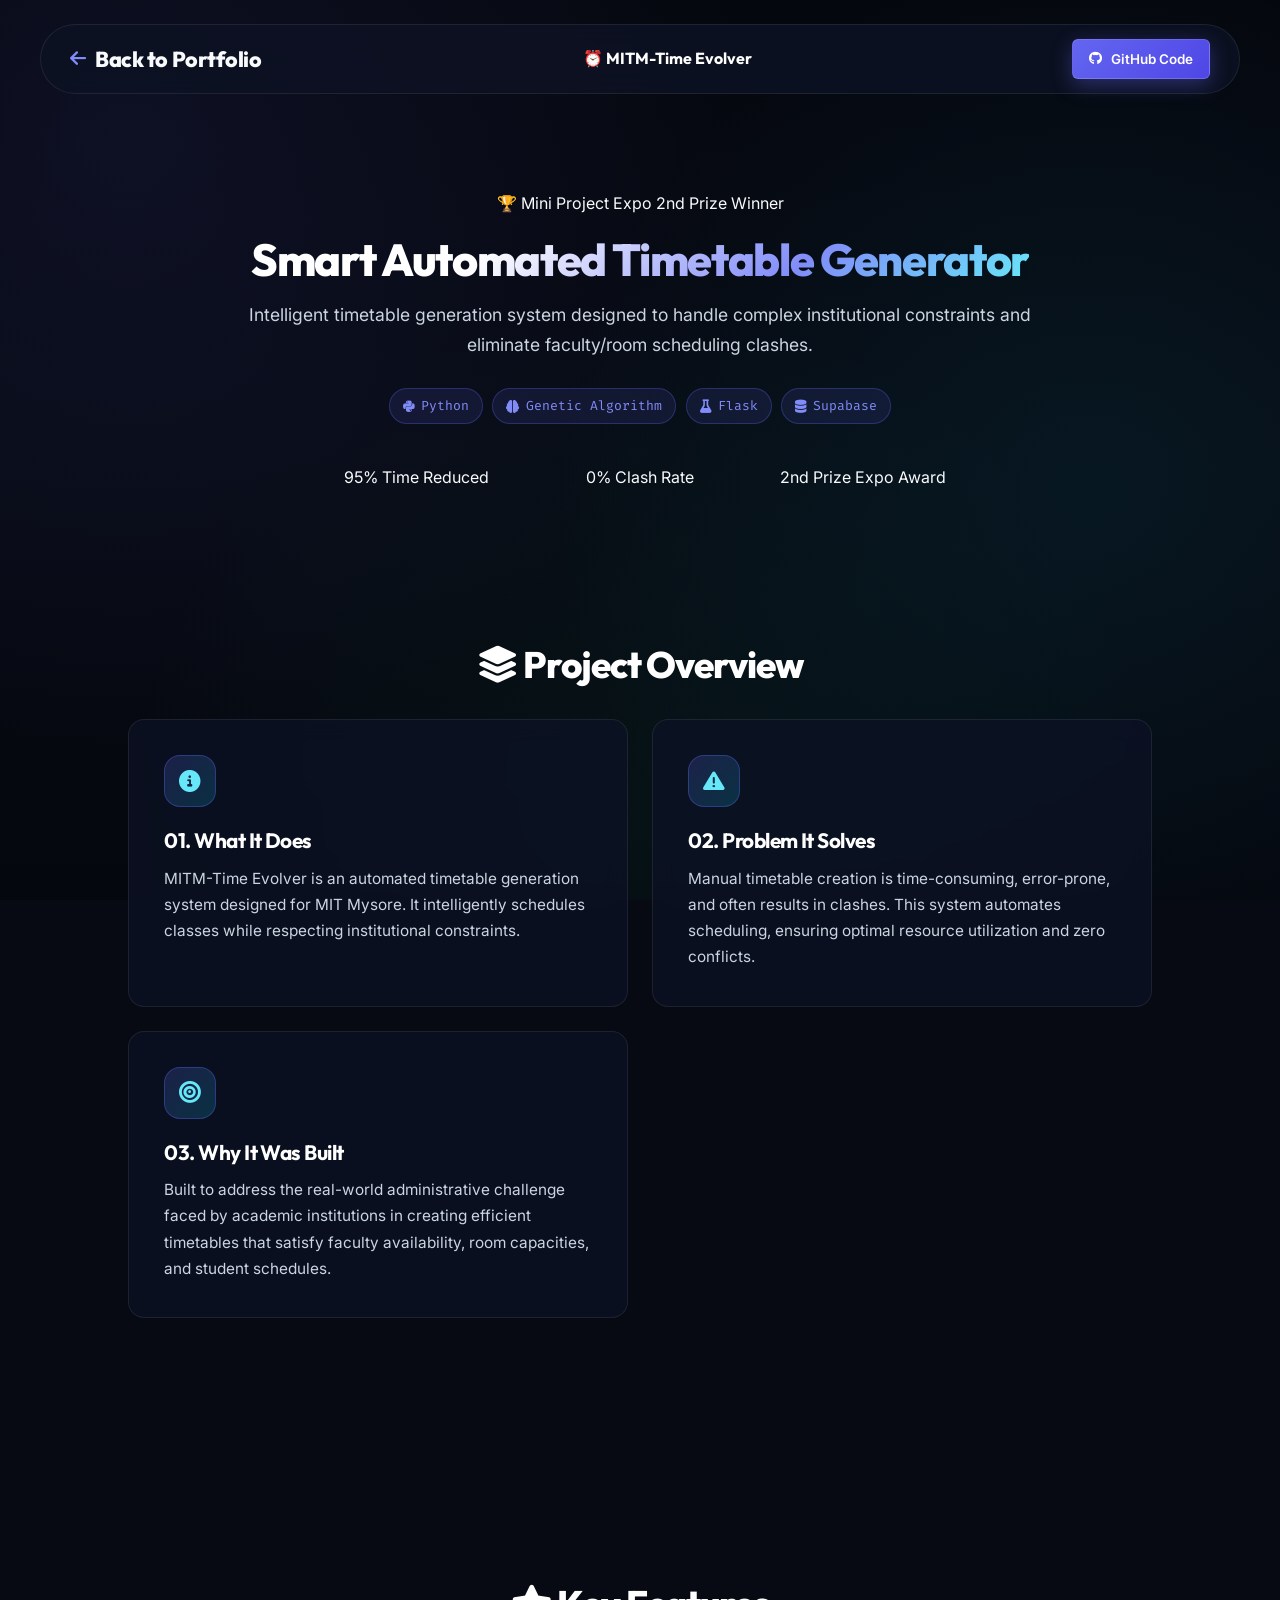
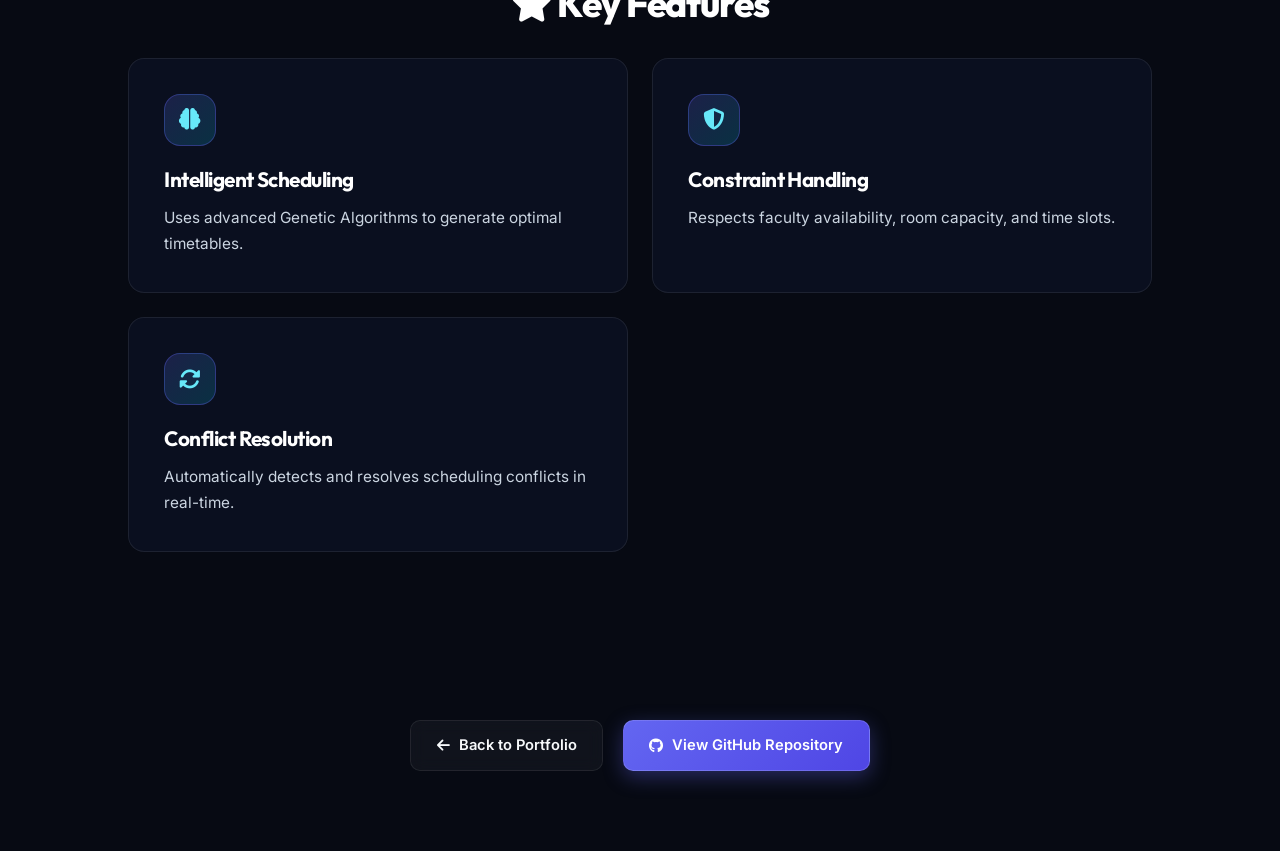
<file: project-detail.html>
<!DOCTYPE html>
<html lang="en">
<head>
  <meta charset="UTF-8">
  <meta name="viewport" content="width=device-width, initial-scale=1.0">
  <title>Project Details — Suravi R</title>
  <link rel="stylesheet" href="https://cdnjs.cloudflare.com/ajax/libs/font-awesome/6.4.0/css/all.min.css">
  <link rel="stylesheet" href="style.css">
</head>
<body class="project-detail-body">

  <!-- Floating Navigation Island -->
  <nav class="project-nav-bar">
    <a href="index.html#projects" class="logo"><i class="fas fa-arrow-left"></i> Back to Portfolio</a>
    <div class="nav-title" style="font-family: var(--font-heading); font-weight: 700; color: white;">⏰ MITM-Time Evolver</div>
    <a href="https://github.com/SuraviR10/Automatic_TimeTable_Generator.git" target="_blank" class="btn btn-small btn-primary"><i class="fab fa-github"></i> GitHub Code</a>
  </nav>

  <main class="project-container" style="max-width: 1200px; margin: 0 auto; padding: 2rem 5% 5rem;">
    <!-- Hero Banner -->
    <section class="project-detail-hero">
      <div class="hero-badge">🏆 Mini Project Expo 2nd Prize Winner</div>
      <h1 class="name-highlight">Smart Automated Timetable Generator</h1>
      <p class="project-detail-subtitle">Intelligent timetable generation system designed to handle complex institutional constraints and eliminate faculty/room scheduling clashes.</p>
      
      <div class="tech-stack-row">
        <span class="tech-pill"><i class="fab fa-python"></i> Python</span>
        <span class="tech-pill"><i class="fas fa-brain"></i> Genetic Algorithm</span>
        <span class="tech-pill"><i class="fas fa-flask"></i> Flask</span>
        <span class="tech-pill"><i class="fas fa-database"></i> Supabase</span>
      </div>

      <!-- Quick Impact Stats -->
      <div class="stats-row">
        <div class="stat" data-tilt>
          <span class="stat-number">95%</span>
          <span class="stat-label">Time Reduced</span>
        </div>
        <div class="stat" data-tilt>
          <span class="stat-number">0%</span>
          <span class="stat-label">Clash Rate</span>
        </div>
        <div class="stat" data-tilt>
          <span class="stat-number">2nd Prize</span>
          <span class="stat-label">Expo Award</span>
        </div>
      </div>
    </section>

    <!-- Structured 3-Card Overview -->
    <section class="content-section">
      <h2><i class="fas fa-layer-group"></i> Project Overview</h2>
      <div class="about-grid" style="margin-top: 2rem;">
        <div class="about-card" data-tilt>
          <div class="card-icon"><i class="fas fa-info-circle"></i></div>
          <h3>01. What It Does</h3>
          <p>MITM-Time Evolver is an automated timetable generation system designed for MIT Mysore. It intelligently schedules classes while respecting institutional constraints.</p>
        </div>

        <div class="about-card" data-tilt>
          <div class="card-icon"><i class="fas fa-exclamation-triangle"></i></div>
          <h3>02. Problem It Solves</h3>
          <p>Manual timetable creation is time-consuming, error-prone, and often results in clashes. This system automates scheduling, ensuring optimal resource utilization and zero conflicts.</p>
        </div>

        <div class="about-card" data-tilt>
          <div class="card-icon"><i class="fas fa-bullseye"></i></div>
          <h3>03. Why It Was Built</h3>
          <p>Built to address the real-world administrative challenge faced by academic institutions in creating efficient timetables that satisfy faculty availability, room capacities, and student schedules.</p>
        </div>
      </div>
    </section>

    <!-- Key Features Grid -->
    <section class="content-section" style="margin-top: 3.5rem;">
      <h2><i class="fas fa-star"></i> Key Features</h2>
      <div class="about-grid" style="margin-top: 2rem;">
        <div class="about-card" data-tilt>
          <div class="card-icon"><i class="fas fa-brain"></i></div>
          <h3>Intelligent Scheduling</h3>
          <p>Uses advanced Genetic Algorithms to generate optimal timetables.</p>
        </div>
        <div class="about-card" data-tilt>
          <div class="card-icon"><i class="fas fa-shield-alt"></i></div>
          <h3>Constraint Handling</h3>
          <p>Respects faculty availability, room capacity, and time slots.</p>
        </div>
        <div class="about-card" data-tilt>
          <div class="card-icon"><i class="fas fa-sync-alt"></i></div>
          <h3>Conflict Resolution</h3>
          <p>Automatically detects and resolves scheduling conflicts in real-time.</p>
        </div>
      </div>
    </section>

    <!-- Footer Actions -->
    <div style="display: flex; gap: 1.2rem; justify-content: center; margin-top: 4rem;">
      <a href="index.html#projects" class="btn btn-secondary"><i class="fas fa-arrow-left"></i> Back to Portfolio</a>
      <a href="https://github.com/SuraviR10/Automatic_TimeTable_Generator.git" target="_blank" class="btn btn-primary"><i class="fab fa-github"></i> View GitHub Repository</a>
    </div>
  </main>

  <script src="https://cdn.jsdelivr.net/npm/gsap@3.12.2/dist/gsap.min.js"></script>
  <script src="script-enhanced.js"></script>
</body>
</html>
</file>
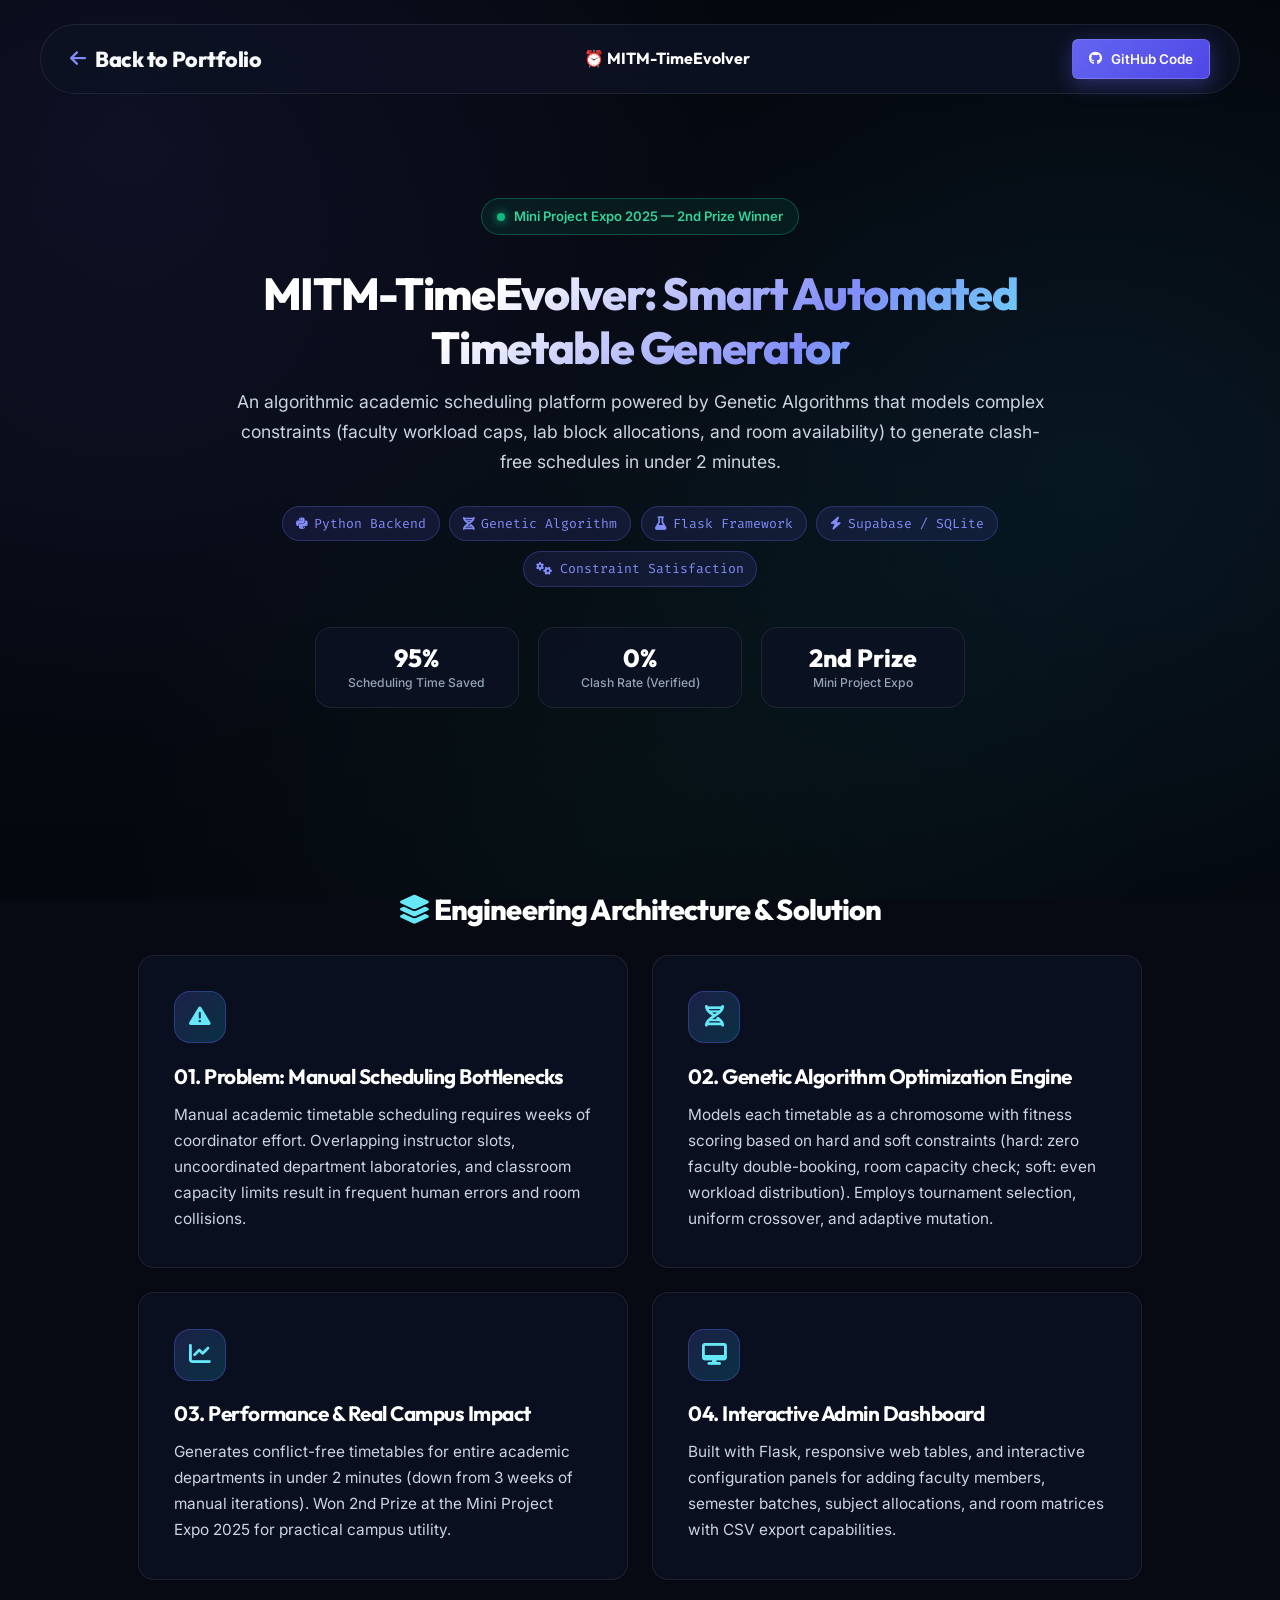
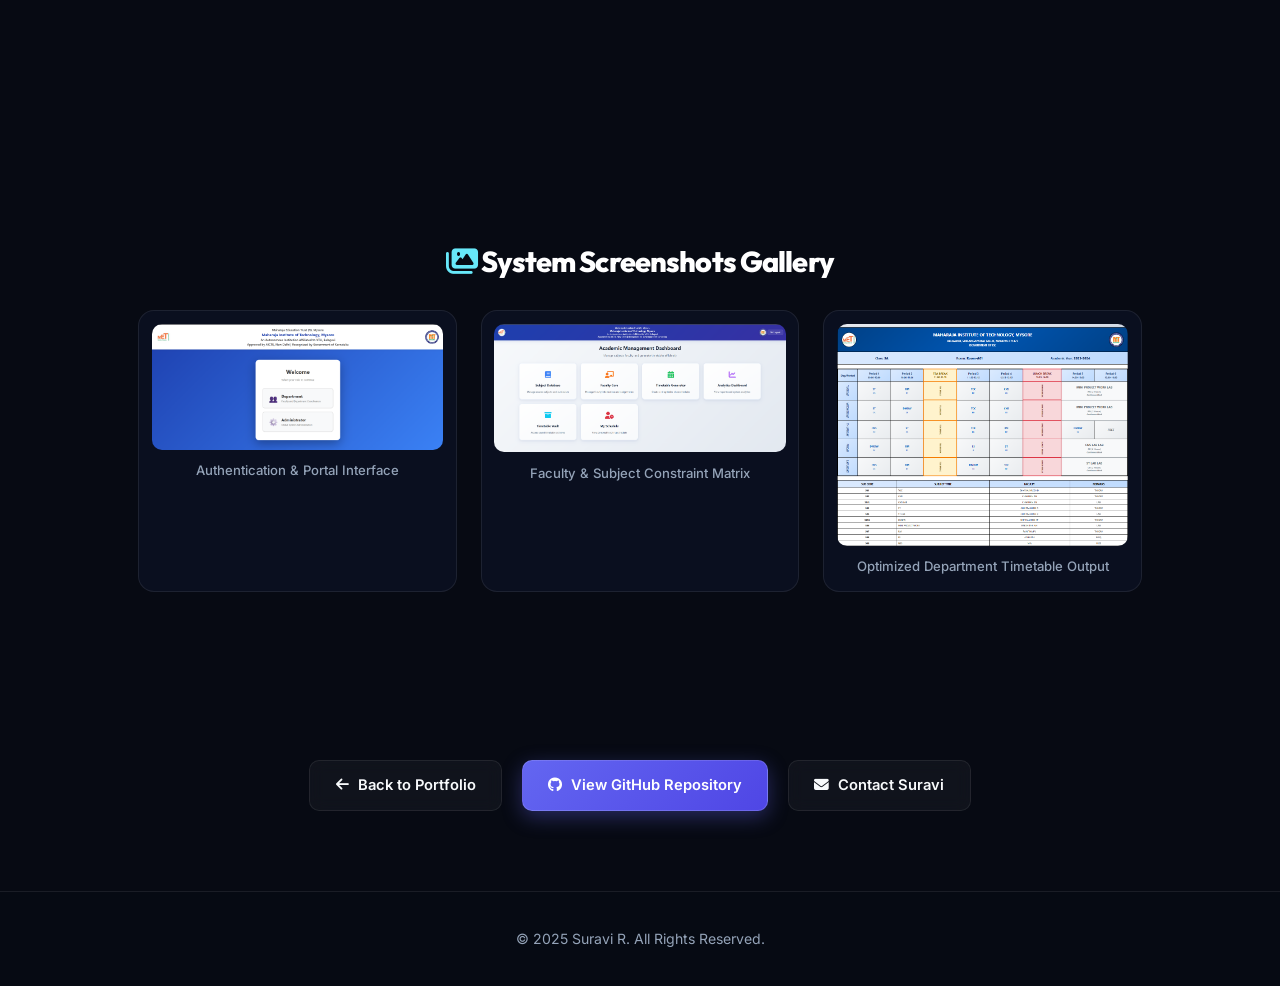
<file: timetable-project.html>
<!DOCTYPE html>
<html lang="en">
<head>
  <meta charset="UTF-8">
  <meta name="viewport" content="width=device-width, initial-scale=1.0">
  <title>MITM-TimeEvolver: Smart Automated Timetable Generator — Suravi R</title>
  <link rel="stylesheet" href="https://cdnjs.cloudflare.com/ajax/libs/font-awesome/6.4.0/css/all.min.css">
  <link rel="stylesheet" href="style.css">
</head>
<body class="project-detail-body">

  <!-- Navigation Bar -->
  <nav class="project-nav-bar">
    <a href="index.html#projects" class="logo"><i class="fas fa-arrow-left"></i> Back to Portfolio</a>
    <div class="nav-title" style="font-family: var(--font-heading); font-weight: 700; color: #ffffff;">⏰ MITM-TimeEvolver</div>
    <a href="https://github.com/SuraviR10/MITM-TimeEvolver.git" target="_blank" rel="noopener noreferrer" class="btn btn-small btn-primary"><i class="fab fa-github"></i> GitHub Code</a>
  </nav>

  <main class="project-container" style="max-width: 1100px; margin: 0 auto; padding: 2.5rem 1.5rem 5rem;">
    <!-- Hero Banner -->
    <section class="project-detail-hero">
      <div class="availability-badge" style="display: inline-flex; margin-bottom: 1rem;">
        <span class="status-dot-pulse"></span>
        <span>Mini Project Expo 2025 — 2nd Prize Winner</span>
      </div>
      <h1 class="name-highlight">MITM-TimeEvolver: Smart Automated Timetable Generator</h1>
      <p class="project-detail-subtitle">
        An algorithmic academic scheduling platform powered by Genetic Algorithms that models complex constraints (faculty workload caps, lab block allocations, and room availability) to generate clash-free schedules in under 2 minutes.
      </p>
      
      <div class="tech-stack-row">
        <span class="tech-pill"><i class="fab fa-python"></i> Python Backend</span>
        <span class="tech-pill"><i class="fas fa-dna"></i> Genetic Algorithm</span>
        <span class="tech-pill"><i class="fas fa-flask"></i> Flask Framework</span>
        <span class="tech-pill"><i class="fas fa-bolt"></i> Supabase / SQLite</span>
        <span class="tech-pill"><i class="fas fa-cogs"></i> Constraint Satisfaction</span>
      </div>

      <!-- Quick Impact Stats -->
      <div class="stats-row">
        <div class="stat-card-compact">
          <span class="stat-number">95%</span>
          <span class="stat-label">Scheduling Time Saved</span>
        </div>
        <div class="stat-card-compact">
          <span class="stat-number">0%</span>
          <span class="stat-label">Clash Rate (Verified)</span>
        </div>
        <div class="stat-card-compact">
          <span class="stat-number">2nd Prize</span>
          <span class="stat-label">Mini Project Expo</span>
        </div>
      </div>
    </section>

    <!-- Structured Technical Overview -->
    <section class="content-section" style="margin-top: 2rem;">
      <h2 style="text-align: center; font-size: 1.8rem; margin-bottom: 1.8rem;"><i class="fas fa-layer-group" style="color: var(--secondary-light);"></i> Engineering Architecture & Solution</h2>
      <div class="about-grid">
        <div class="about-card">
          <div class="card-icon"><i class="fas fa-exclamation-triangle"></i></div>
          <h3>01. Problem: Manual Scheduling Bottlenecks</h3>
          <p>Manual academic timetable scheduling requires weeks of coordinator effort. Overlapping instructor slots, uncoordinated department laboratories, and classroom capacity limits result in frequent human errors and room collisions.</p>
        </div>

        <div class="about-card">
          <div class="card-icon"><i class="fas fa-dna"></i></div>
          <h3>02. Genetic Algorithm Optimization Engine</h3>
          <p>Models each timetable as a chromosome with fitness scoring based on hard and soft constraints (hard: zero faculty double-booking, room capacity check; soft: even workload distribution). Employs tournament selection, uniform crossover, and adaptive mutation.</p>
        </div>

        <div class="about-card">
          <div class="card-icon"><i class="fas fa-chart-line"></i></div>
          <h3>03. Performance & Real Campus Impact</h3>
          <p>Generates conflict-free timetables for entire academic departments in under 2 minutes (down from 3 weeks of manual iterations). Won 2nd Prize at the Mini Project Expo 2025 for practical campus utility.</p>
        </div>

        <div class="about-card">
          <div class="card-icon"><i class="fas fa-desktop"></i></div>
          <h3>04. Interactive Admin Dashboard</h3>
          <p>Built with Flask, responsive web tables, and interactive configuration panels for adding faculty members, semester batches, subject allocations, and room matrices with CSV export capabilities.</p>
        </div>
      </div>
    </section>

    <!-- Screenshot Gallery -->
    <section class="content-section" style="margin-top: 3.5rem;">
      <h2 style="text-align: center; font-size: 1.8rem; margin-bottom: 1.8rem;"><i class="fas fa-images" style="color: var(--secondary-light);"></i> System Screenshots Gallery</h2>
      <div class="detail-gallery">
        <div class="detail-gallery-item modal-trigger">
          <img src="images/Timetable/1.png" alt="Welcome & Login Dashboard" class="modal-trigger" onerror="this.onerror=null; this.src='https://via.placeholder.com/400x250/0d1224/6366f1?text=Timetable+Login';">
          <p>Authentication & Portal Interface</p>
        </div>
        <div class="detail-gallery-item modal-trigger">
          <img src="images/Timetable/4.png" alt="Academic Dashboard & Configuration" class="modal-trigger" onerror="this.onerror=null; this.src='https://via.placeholder.com/400x250/0d1224/6366f1?text=Dashboard';">
          <p>Faculty & Subject Constraint Matrix</p>
        </div>
        <div class="detail-gallery-item modal-trigger">
          <img src="images/Timetable/9.png" alt="Generated Conflict-Free Timetable" class="modal-trigger" onerror="this.onerror=null; this.src='https://via.placeholder.com/400x250/0d1224/6366f1?text=Generated+Timetable';">
          <p>Optimized Department Timetable Output</p>
        </div>
      </div>
    </section>

    <!-- Footer Actions -->
    <div style="display: flex; gap: 1.2rem; justify-content: center; margin-top: 4rem; flex-wrap: wrap;">
      <a href="index.html#projects" class="btn btn-secondary"><i class="fas fa-arrow-left"></i> Back to Portfolio</a>
      <a href="https://github.com/SuraviR10/MITM-TimeEvolver.git" target="_blank" rel="noopener noreferrer" class="btn btn-primary"><i class="fab fa-github"></i> View GitHub Repository</a>
      <a href="index.html#contact" class="btn btn-secondary"><i class="fas fa-envelope"></i> Contact Suravi</a>
    </div>
  </main>

  <footer>
    <p>&copy; 2025 Suravi R. All Rights Reserved.</p>
  </footer>
</body>
</html>
</file>
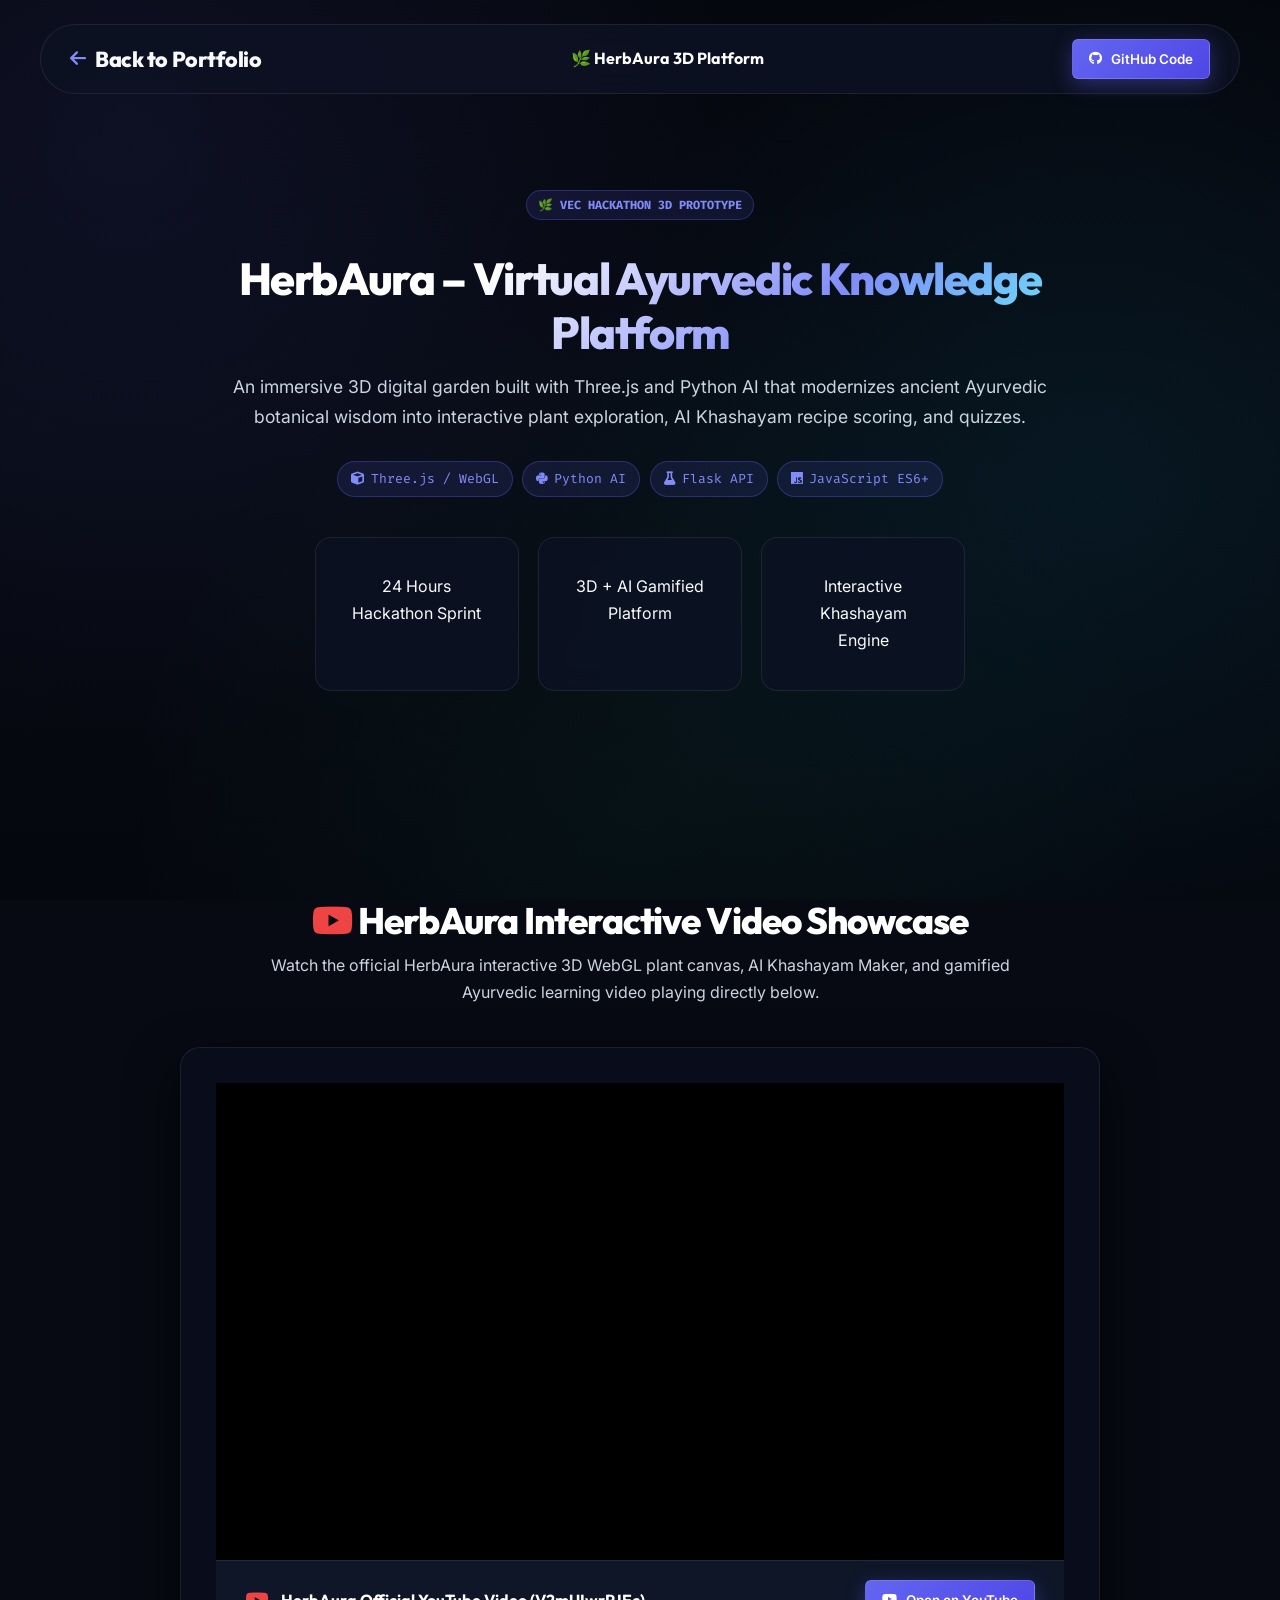
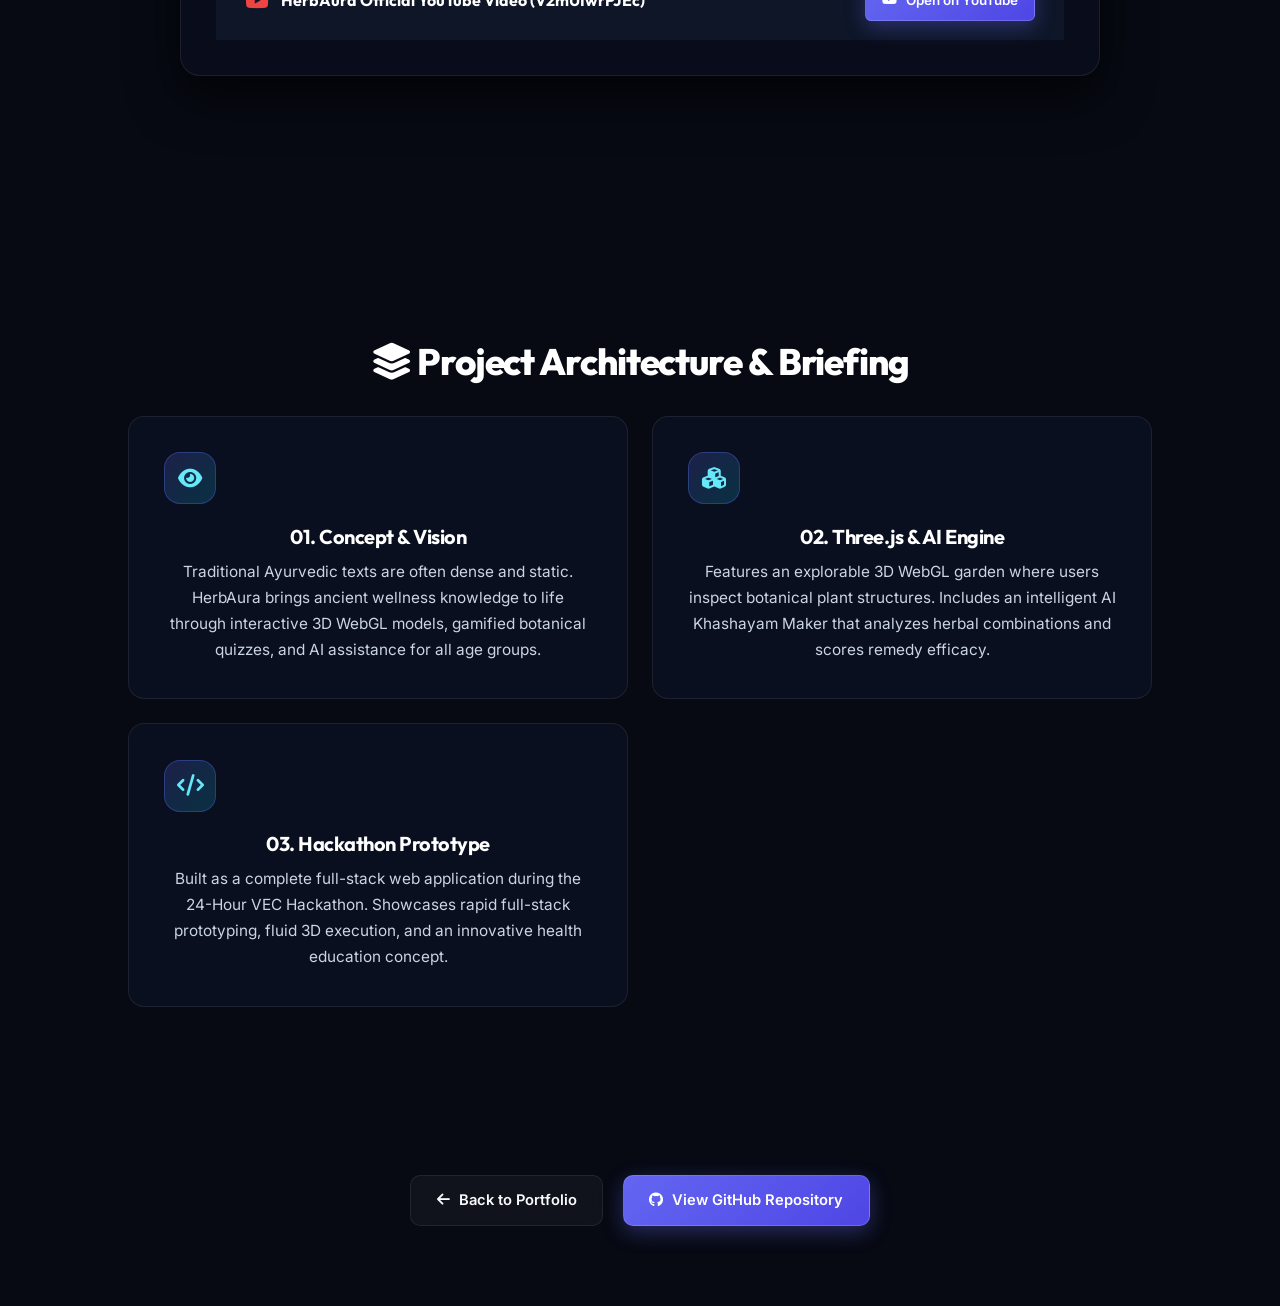
<file: virtual-garden-project.html>
<!DOCTYPE html>
<html lang="en">
<head>
  <meta charset="UTF-8">
  <meta name="viewport" content="width=device-width, initial-scale=1.0">
  <title>HerbAura – Virtual Ayurvedic Knowledge Platform — Suravi R</title>
  <link rel="stylesheet" href="https://cdnjs.cloudflare.com/ajax/libs/font-awesome/6.4.0/css/all.min.css">
  <link rel="stylesheet" href="style.css">
</head>
<body class="project-detail-body">

  <!-- Floating Navigation Island -->
  <nav class="project-nav-bar">
    <a href="index.html#projects" class="logo"><i class="fas fa-arrow-left"></i> Back to Portfolio</a>
    <div class="nav-title" style="font-family: var(--font-heading); font-weight: 700; color: white;">🌿 HerbAura 3D Platform</div>
    <a href="https://github.com/SuraviR10/HerbAura-Virtual-Ayurvedic-Garden.git" target="_blank" class="btn btn-small btn-primary"><i class="fab fa-github"></i> GitHub Code</a>
  </nav>

  <main class="project-container" style="max-width: 1200px; margin: 0 auto; padding: 2rem 5% 5rem;">
    <!-- Hero Banner -->
    <section class="project-detail-hero">
      <div class="hero-badge cyber-badge">🌿 VEC HACKATHON 3D PROTOTYPE</div>
      <h1 class="name-highlight">HerbAura – Virtual Ayurvedic Knowledge Platform</h1>
      <p class="project-detail-subtitle">An immersive 3D digital garden built with Three.js and Python AI that modernizes ancient Ayurvedic botanical wisdom into interactive plant exploration, AI Khashayam recipe scoring, and quizzes.</p>
      
      <div class="tech-stack-row">
        <span class="tech-pill"><i class="fas fa-cube"></i> Three.js / WebGL</span>
        <span class="tech-pill"><i class="fab fa-python"></i> Python AI</span>
        <span class="tech-pill"><i class="fas fa-flask"></i> Flask API</span>
        <span class="tech-pill"><i class="fab fa-js"></i> JavaScript ES6+</span>
      </div>

      <!-- Quick Impact Stats -->
      <div class="stats-row">
        <div class="stat cyber-hud-card" data-tilt>
          <span class="stat-number">24 Hours</span>
          <span class="stat-label">Hackathon Sprint</span>
        </div>
        <div class="stat cyber-hud-card" data-tilt>
          <span class="stat-number">3D + AI</span>
          <span class="stat-label">Gamified Platform</span>
        </div>
        <div class="stat cyber-hud-card" data-tilt>
          <span class="stat-number">Interactive</span>
          <span class="stat-label">Khashayam Engine</span>
        </div>
      </div>
    </section>

    <!-- YouTube Video Showcase Section -->
    <section class="content-section" style="margin: 3.5rem 0;">
      <h2 style="justify-content: center;"><i class="fab fa-youtube" style="color: #ef4444;"></i> HerbAura Interactive Video Showcase</h2>
      <p style="text-align: center; color: var(--text-secondary); max-width: 750px; margin: 0.5rem auto 2.5rem;">Watch the official HerbAura interactive 3D WebGL plant canvas, AI Khashayam Maker, and gamified Ayurvedic learning video playing directly below.</p>
      
      <div class="cyber-hud-card" style="max-width: 920px; margin: 0 auto; border-radius: 20px; overflow: hidden; border: 1px solid var(--glass-border); box-shadow: 0 20px 50px rgba(0, 0, 0, 0.7); background: rgba(10, 14, 29, 0.9);" data-tilt>
        <div style="position: relative; padding-bottom: 56.25%; height: 0; overflow: hidden; background: #000;">
          <iframe src="https://www.youtube.com/embed/V2mUIwrPJEc?rel=0" title="HerbAura YouTube Video" frameborder="0" allow="accelerometer; autoplay; clipboard-write; encrypted-media; gyroscope; picture-in-picture" allowfullscreen style="position: absolute; top: 0; left: 0; width: 100%; height: 100%;"></iframe>
        </div>
        <div style="padding: 1.2rem 1.8rem; background: rgba(15, 23, 42, 0.95); display: flex; align-items: center; justify-content: space-between; flex-wrap: wrap; gap: 1rem; border-top: 1px solid var(--glass-border);">
          <div style="display: flex; align-items: center; gap: 0.8rem;">
            <i class="fab fa-youtube" style="color: #ef4444; font-size: 1.3rem;"></i>
            <span style="color: white; font-weight: 700; font-family: var(--font-heading);">HerbAura Official YouTube Video (V2mUIwrPJEc)</span>
          </div>
          <a href="https://youtu.be/V2mUIwrPJEc" target="_blank" class="btn btn-small btn-primary"><i class="fab fa-youtube"></i> Open on YouTube</a>
        </div>
      </div>
    </section>

    <!-- Structured 3-Card Overview -->
    <section class="content-section">
      <h2><i class="fas fa-layer-group"></i> Project Architecture & Briefing</h2>
      <div class="about-grid" style="margin-top: 2rem;">
        <div class="about-card cyber-hud-card" data-tilt>
          <div class="card-icon"><i class="fas fa-eye"></i></div>
          <h3>01. Concept & Vision</h3>
          <p>Traditional Ayurvedic texts are often dense and static. HerbAura brings ancient wellness knowledge to life through interactive 3D WebGL models, gamified botanical quizzes, and AI assistance for all age groups.</p>
        </div>

        <div class="about-card cyber-hud-card" data-tilt>
          <div class="card-icon"><i class="fas fa-cubes"></i></div>
          <h3>02. Three.js & AI Engine</h3>
          <p>Features an explorable 3D WebGL garden where users inspect botanical plant structures. Includes an intelligent AI Khashayam Maker that analyzes herbal combinations and scores remedy efficacy.</p>
        </div>

        <div class="about-card cyber-hud-card" data-tilt>
          <div class="card-icon"><i class="fas fa-code"></i></div>
          <h3>03. Hackathon Prototype</h3>
          <p>Built as a complete full-stack web application during the 24-Hour VEC Hackathon. Showcases rapid full-stack prototyping, fluid 3D execution, and an innovative health education concept.</p>
        </div>
      </div>
    </section>

    <!-- Footer Actions -->
    <div style="display: flex; gap: 1.2rem; justify-content: center; margin-top: 4rem;">
      <a href="index.html#projects" class="btn btn-secondary"><i class="fas fa-arrow-left"></i> Back to Portfolio</a>
      <a href="https://github.com/SuraviR10/HerbAura-Virtual-Ayurvedic-Garden.git" target="_blank" class="btn btn-primary"><i class="fab fa-github"></i> View GitHub Repository</a>
    </div>
  </main>

  <script src="https://cdn.jsdelivr.net/npm/gsap@3.12.2/dist/gsap.min.js"></script>
  <script src="script-enhanced.js"></script>
</body>
</html>
</file>
<file: style.css>
/* ==========================================================================
   SURAVI R — SOFTWARE ENGINEER & AI SYSTEMS DEVELOPER PORTFOLIO
   Modern, High-Credibility Developer Design System
   ========================================================================== */

@import url('https://fonts.googleapis.com/css2?family=Fira+Code:wght@400;500;600&family=Inter:wght@300;400;500;600;700;800&family=Outfit:wght@400;500;600;700;800;900&display=swap');

/* --- Design Tokens --- */
:root {
  --primary: #6366f1;
  --primary-light: #818cf8;
  --primary-dark: #4f46e5;
  --primary-glow: rgba(99, 102, 241, 0.35);

  --secondary: #06b6d4;
  --secondary-light: #67e8f9;
  --secondary-dark: #0891b2;
  --secondary-glow: rgba(6, 182, 212, 0.35);

  --accent: #10b981;
  --accent-light: #34d399;
  --accent-glow: rgba(16, 185, 129, 0.35);

  --gold: #f59e0b;
  --gold-light: #fbbf24;
  --gold-glow: rgba(245, 158, 11, 0.35);

  --rose: #f43f5e;
  --rose-glow: rgba(244, 63, 94, 0.35);

  --bg-dark: #070a13;
  --bg-surface: #0d1224;
  --bg-surface-elevated: #131b34;
  --bg-card: rgba(13, 18, 36, 0.75);
  --bg-card-hover: rgba(19, 27, 54, 0.92);

  --glass-bg: rgba(13, 18, 36, 0.78);
  --glass-border: rgba(255, 255, 255, 0.08);
  --glass-border-hover: rgba(99, 102, 241, 0.4);
  --glass-border-glow: rgba(99, 102, 241, 0.25);

  --text-primary: #f8fafc;
  --text-secondary: #cbd5e1;
  --text-muted: #94a3b8;

  --font-heading: 'Outfit', sans-serif;
  --font-body: 'Inter', sans-serif;
  --font-code: 'Fira Code', monospace;

  --shadow-3d: 0 20px 45px -10px rgba(0, 0, 0, 0.7),
               0 0 30px rgba(99, 102, 241, 0.12);
  --shadow-glow: 0 0 30px rgba(99, 102, 241, 0.25);
  --shadow-card: 0 10px 30px rgba(0, 0, 0, 0.4),
                 0 0 0 1px rgba(255, 255, 255, 0.05);
  --shadow-card-hover: 0 20px 50px rgba(0, 0, 0, 0.6),
                       0 0 35px rgba(99, 102, 241, 0.2);

  --radius-xs: 6px;
  --radius-sm: 10px;
  --radius-md: 16px;
  --radius-lg: 22px;
  --radius-full: 9999px;

  --transition-smooth: cubic-bezier(0.16, 1, 0.3, 1);
  --transition-spring: cubic-bezier(0.34, 1.56, 0.64, 1);

  --mouse-x: 50%;
  --mouse-y: 50%;
}

/* --- Base & Reset --- */
*, *::before, *::after {
  margin: 0;
  padding: 0;
  box-sizing: border-box;
}

html {
  scroll-behavior: smooth;
  scroll-padding-top: 85px;
  overflow-x: hidden;
  max-width: 100vw;
}

body {
  font-family: var(--font-body);
  background-color: var(--bg-dark);
  background-image:
    radial-gradient(circle at 10% 15%, rgba(99, 102, 241, 0.09) 0%, transparent 45%),
    radial-gradient(circle at 85% 55%, rgba(6, 182, 212, 0.08) 0%, transparent 45%),
    radial-gradient(circle at 50% 90%, rgba(16, 185, 129, 0.06) 0%, transparent 50%),
    linear-gradient(180deg, #05070e 0%, #070a13 50%, #05070e 100%);
  background-attachment: fixed;
  color: var(--text-primary);
  line-height: 1.7;
  overflow-x: hidden;
  max-width: 100vw;
  min-height: 100vh;
  -webkit-font-smoothing: antialiased;
  -moz-osx-font-smoothing: grayscale;
}

h1, h2, h3, h4, h5, h6 {
  font-family: var(--font-heading);
  letter-spacing: -0.025em;
  line-height: 1.2;
}

img, picture, video, iframe {
  max-width: 100%;
  height: auto;
  display: block;
}

a {
  color: inherit;
  text-decoration: none;
  transition: color 0.2s ease;
}

/* ==========================================================================
   PRELOADER
   ========================================================================== */
#preloader {
  position: fixed;
  inset: 0;
  z-index: 100000;
  background: var(--bg-dark);
  display: flex;
  align-items: center;
  justify-content: center;
  transition: opacity 0.5s ease, visibility 0.5s ease;
}

#preloader.loaded {
  opacity: 0;
  visibility: hidden;
  pointer-events: none;
}

.preloader-inner {
  position: relative;
  width: 65px;
  height: 65px;
  display: flex;
  align-items: center;
  justify-content: center;
}

.preloader-ring {
  position: absolute;
  inset: 0;
  border: 2px solid rgba(255, 255, 255, 0.05);
  border-top-color: var(--primary-light);
  border-right-color: var(--secondary);
  border-radius: 50%;
  animation: preloaderSpin 0.85s linear infinite;
}

.preloader-text {
  font-size: 1.3rem;
  color: var(--primary-light);
  animation: preloaderPulse 1.2s ease-in-out infinite;
}

@keyframes preloaderSpin {
  to { transform: rotate(360deg); }
}

@keyframes preloaderPulse {
  0%, 100% { opacity: 0.4; transform: scale(0.95); }
  50% { opacity: 1; transform: scale(1.05); }
}

/* ==========================================================================
   BACKGROUND DECORATION LAYERS
   ========================================================================== */
.bg-noise {
  position: fixed;
  inset: 0;
  z-index: 0;
  pointer-events: none;
  opacity: 0.02;
  background-image: url("data:image/svg+xml,%3Csvg viewBox='0 0 256 256' xmlns='http://www.w3.org/2000/svg'%3E%3Cfilter id='noise'%3E%3CfeTurbulence type='fractalNoise' baseFrequency='0.85' numOctaves='3' stitchTiles='stitch'/%3E%3C/filter%3E%3Crect width='100%25' height='100%25' filter='url(%23noise)'/%3E%3C/svg%3E");
  background-repeat: repeat;
  background-size: 256px 256px;
}

.bg-grid-overlay {
  position: fixed;
  inset: 0;
  z-index: 0;
  pointer-events: none;
  opacity: 0.035;
  background-image:
    linear-gradient(rgba(99, 102, 241, 0.25) 1px, transparent 1px),
    linear-gradient(90deg, rgba(99, 102, 241, 0.25) 1px, transparent 1px);
  background-size: 60px 60px;
  mask-image: radial-gradient(ellipse at 50% 50%, black 20%, transparent 80%);
  -webkit-mask-image: radial-gradient(ellipse at 50% 50%, black 20%, transparent 80%);
}

.bg-ambient-orb {
  position: fixed;
  border-radius: 50%;
  pointer-events: none;
  z-index: 0;
  filter: blur(110px);
  opacity: 0;
  animation: ambientFloat 22s ease-in-out infinite;
}

.bg-orb-1 {
  width: 550px;
  height: 550px;
  background: radial-gradient(circle, rgba(99, 102, 241, 0.16), transparent 70%);
  top: 5%;
  left: -10%;
  animation-delay: 0s;
  opacity: 0.6;
}

.bg-orb-2 {
  width: 480px;
  height: 480px;
  background: radial-gradient(circle, rgba(6, 182, 212, 0.14), transparent 70%);
  top: 45%;
  right: -10%;
  animation-delay: -7s;
  opacity: 0.5;
}

.bg-orb-3 {
  width: 400px;
  height: 400px;
  background: radial-gradient(circle, rgba(16, 185, 129, 0.1), transparent 70%);
  bottom: 8%;
  left: 15%;
  animation-delay: -14s;
  opacity: 0.4;
}

@keyframes ambientFloat {
  0%, 100% { transform: translate(0, 0) scale(1); }
  25% { transform: translate(30px, -25px) scale(1.04); }
  50% { transform: translate(-20px, 30px) scale(0.96); }
  75% { transform: translate(25px, 15px) scale(1.02); }
}

/* --- Custom Scrollbar --- */
::-webkit-scrollbar {
  width: 7px;
}

::-webkit-scrollbar-track {
  background: var(--bg-dark);
}

::-webkit-scrollbar-thumb {
  background: linear-gradient(180deg, var(--primary), var(--secondary));
  border-radius: var(--radius-full);
}

::-webkit-scrollbar-thumb:hover {
  background: linear-gradient(180deg, var(--primary-light), var(--secondary-light));
}

/* --- Custom Cursor --- */
.custom-cursor {
  pointer-events: none;
  position: fixed;
  z-index: 99999;
  mix-blend-mode: screen;
  display: none;
}

@media (pointer: fine) {
  .custom-cursor {
    display: block;
  }
}

.cursor-dot {
  position: fixed;
  width: 8px;
  height: 8px;
  background: var(--secondary-light);
  border-radius: 50%;
  transform: translate(-50%, -50%);
  transition: transform 0.05s linear;
  box-shadow: 0 0 10px var(--secondary);
}

.cursor-ring {
  position: fixed;
  width: 34px;
  height: 34px;
  border: 1.5px solid rgba(99, 102, 241, 0.5);
  border-radius: 50%;
  transform: translate(-50%, -50%);
  transition: transform 0.18s ease-out, width 0.2s ease, height 0.2s ease, border-color 0.2s ease;
}

body.cursor-hover .cursor-ring {
  width: 48px;
  height: 48px;
  border-color: var(--secondary-light);
  background: rgba(6, 182, 212, 0.08);
}

/* ==========================================================================
   HEADER & NAVIGATION
   ========================================================================== */
header {
  position: fixed;
  top: 0;
  left: 0;
  right: 0;
  z-index: 1000;
  backdrop-filter: blur(16px);
  -webkit-backdrop-filter: blur(16px);
  background: rgba(7, 10, 19, 0.82);
  border-bottom: 1px solid var(--glass-border);
  transition: all 0.3s ease;
}

header.scrolled {
  background: rgba(7, 10, 19, 0.94);
  border-bottom-color: rgba(99, 102, 241, 0.2);
  box-shadow: 0 10px 30px rgba(0, 0, 0, 0.5);
}

.scroll-progress {
  position: absolute;
  bottom: 0;
  left: 0;
  height: 2px;
  background: linear-gradient(90deg, var(--primary), var(--secondary), var(--accent));
  width: 0%;
  transition: width 0.1s ease-out;
  box-shadow: 0 0 8px var(--primary);
}

nav {
  max-width: 1320px;
  margin: 0 auto;
  padding: 0.9rem 1.8rem;
  display: flex;
  align-items: center;
  justify-content: space-between;
}

.logo {
  font-family: var(--font-heading);
  font-size: 1.35rem;
  font-weight: 800;
  color: var(--text-primary);
  display: inline-flex;
  align-items: center;
  gap: 0.6rem;
  letter-spacing: -0.02em;
}

.logo i {
  color: var(--primary-light);
  font-size: 1.15rem;
}

.logo-badge {
  font-family: var(--font-code);
  font-size: 0.7rem;
  padding: 0.15rem 0.5rem;
  background: rgba(99, 102, 241, 0.15);
  border: 1px solid rgba(99, 102, 241, 0.3);
  color: var(--primary-light);
  border-radius: var(--radius-full);
  font-weight: 600;
}

#nav-links {
  display: flex;
  align-items: center;
  gap: 1.6rem;
  list-style: none;
}

#nav-links li a {
  font-size: 0.92rem;
  font-weight: 500;
  color: var(--text-secondary);
  position: relative;
  padding: 0.4rem 0.2rem;
  transition: color 0.25s ease;
}

#nav-links li a:hover,
#nav-links li a.active {
  color: var(--text-primary);
}

#nav-links li a::after {
  content: '';
  position: absolute;
  bottom: 0;
  left: 0;
  width: 0;
  height: 2px;
  background: linear-gradient(90deg, var(--primary), var(--secondary));
  transition: width 0.3s var(--transition-smooth);
}

#nav-links li a:hover::after,
#nav-links li a.active::after {
  width: 100%;
}

.nav-cta-btn {
  display: inline-flex !important;
  align-items: center;
  gap: 0.45rem;
  padding: 0.45rem 1rem !important;
  background: linear-gradient(135deg, rgba(99, 102, 241, 0.18), rgba(6, 182, 212, 0.18)) !important;
  border: 1px solid rgba(99, 102, 241, 0.4) !important;
  border-radius: var(--radius-full);
  color: var(--primary-light) !important;
  font-weight: 600 !important;
  transition: all 0.25s ease !important;
}

.nav-cta-btn::after {
  display: none !important;
}

.nav-cta-btn:hover {
  background: linear-gradient(135deg, var(--primary), var(--secondary)) !important;
  color: #fff !important;
  transform: translateY(-1px);
  box-shadow: 0 4px 15px rgba(99, 102, 241, 0.35);
}

.menu-toggle {
  display: none;
  font-size: 1.3rem;
  color: var(--text-primary);
  cursor: pointer;
  padding: 0.5rem;
}

/* ==========================================================================
   BUTTONS & UI CONTROLS
   ========================================================================== */
.btn {
  display: inline-flex;
  align-items: center;
  justify-content: center;
  gap: 0.55rem;
  padding: 0.75rem 1.6rem;
  border-radius: var(--radius-sm);
  font-family: var(--font-body);
  font-size: 0.92rem;
  font-weight: 600;
  cursor: pointer;
  transition: all 0.25s var(--transition-smooth);
  border: none;
  outline: none;
  text-align: center;
}

.btn-primary {
  background: linear-gradient(135deg, var(--primary) 0%, #4f46e5 100%);
  color: #ffffff;
  box-shadow: 0 6px 20px rgba(99, 102, 241, 0.35);
  border: 1px solid rgba(255, 255, 255, 0.15);
}

.btn-primary:hover {
  background: linear-gradient(135deg, var(--primary-light) 0%, var(--primary) 100%);
  transform: translateY(-2px);
  box-shadow: 0 10px 28px rgba(99, 102, 241, 0.5);
  color: #ffffff;
}

.btn-secondary {
  background: rgba(255, 255, 255, 0.04);
  color: var(--text-primary);
  border: 1px solid var(--glass-border);
  backdrop-filter: blur(8px);
}

.btn-secondary:hover {
  background: rgba(255, 255, 255, 0.08);
  border-color: rgba(99, 102, 241, 0.4);
  transform: translateY(-2px);
  color: #ffffff;
}

.btn-cyan {
  background: linear-gradient(135deg, var(--secondary) 0%, var(--secondary-dark) 100%);
  color: #06111e;
  font-weight: 700;
  box-shadow: 0 6px 20px rgba(6, 182, 212, 0.35);
}

.btn-cyan:hover {
  background: linear-gradient(135deg, var(--secondary-light) 0%, var(--secondary) 100%);
  transform: translateY(-2px);
  box-shadow: 0 10px 28px rgba(6, 182, 212, 0.45);
  color: #06111e;
}

.btn-small {
  padding: 0.5rem 1rem;
  font-size: 0.84rem;
  border-radius: var(--radius-xs);
}

/* Floating Action Buttons */
.back-to-top {
  position: fixed;
  bottom: 25px;
  right: 25px;
  width: 44px;
  height: 44px;
  border-radius: 50%;
  background: var(--bg-surface-elevated);
  border: 1px solid var(--glass-border);
  color: var(--text-primary);
  display: flex;
  align-items: center;
  justify-content: center;
  cursor: pointer;
  z-index: 900;
  opacity: 0;
  visibility: hidden;
  transform: translateY(15px);
  transition: all 0.3s var(--transition-smooth);
  box-shadow: var(--shadow-card);
}

.back-to-top.visible {
  opacity: 1;
  visibility: visible;
  transform: translateY(0);
}

.back-to-top:hover {
  background: var(--primary);
  color: #fff;
  border-color: var(--primary-light);
  transform: translateY(-3px);
  box-shadow: 0 8px 25px rgba(99, 102, 241, 0.4);
}

.chatbot-toggle {
  position: fixed;
  bottom: 25px;
  left: 25px;
  width: 52px;
  height: 52px;
  border-radius: 50%;
  background: linear-gradient(135deg, var(--primary), var(--secondary));
  color: #fff;
  border: 1px solid rgba(255, 255, 255, 0.2);
  display: flex;
  align-items: center;
  justify-content: center;
  cursor: pointer;
  z-index: 950;
  box-shadow: 0 8px 25px rgba(99, 102, 241, 0.45);
  transition: all 0.3s var(--transition-spring);
  font-size: 1.25rem;
}

.chatbot-toggle:hover {
  transform: scale(1.08) translateY(-2px);
  box-shadow: 0 12px 35px rgba(6, 182, 212, 0.5);
}

.chat-badge {
  position: absolute;
  top: -4px;
  right: -4px;
  background: var(--accent);
  color: #032e1d;
  font-size: 0.65rem;
  font-weight: 800;
  padding: 0.15rem 0.4rem;
  border-radius: var(--radius-full);
  border: 2px solid var(--bg-dark);
}

.floating-resume-btn {
  position: fixed;
  bottom: 85px;
  right: 25px;
  padding: 0.6rem 1.1rem;
  background: rgba(13, 18, 36, 0.9);
  border: 1px solid rgba(99, 102, 241, 0.35);
  backdrop-filter: blur(12px);
  border-radius: var(--radius-full);
  color: var(--text-primary);
  font-size: 0.85rem;
  font-weight: 600;
  display: flex;
  align-items: center;
  gap: 0.5rem;
  z-index: 900;
  box-shadow: var(--shadow-card);
  transition: all 0.25s ease;
}

.floating-resume-btn i {
  color: var(--secondary-light);
}

.floating-resume-btn:hover {
  background: var(--primary);
  border-color: var(--primary-light);
  color: #fff;
  transform: translateY(-2px);
  box-shadow: 0 8px 25px rgba(99, 102, 241, 0.4);
}

.floating-resume-btn:hover i {
  color: #fff;
}

/* ==========================================================================
   LAYOUT SECTIONS COMMON
   ========================================================================== */
main {
  position: relative;
  z-index: 1;
}

section {
  padding: 6.5rem 1.5rem;
  max-width: 1280px;
  margin: 0 auto;
  position: relative;
}

section h2 {
  font-size: 2.3rem;
  font-weight: 800;
  text-align: center;
  margin-bottom: 0.6rem;
  color: #ffffff;
  letter-spacing: -0.03em;
}

.section-subtitle {
  text-align: center;
  color: var(--text-muted);
  font-size: 1rem;
  max-width: 680px;
  margin: 0 auto 3.2rem;
  line-height: 1.6;
}

.subsection-title {
  font-size: 1.5rem;
  font-weight: 700;
  color: var(--text-primary);
  margin: 4.5rem 0 1.8rem;
  display: flex;
  align-items: center;
  gap: 0.6rem;
}

.subsection-title i {
  color: var(--primary-light);
}

/* ==========================================================================
   HERO SECTION
   ========================================================================== */
.hero {
  min-height: 100vh;
  display: flex;
  align-items: center;
  justify-content: space-between;
  gap: 3.5rem;
  padding: 8.5rem 1.8rem 5rem;
  position: relative;
  overflow: hidden;
}

.universe-bg-video {
  position: absolute;
  top: 0;
  left: 0;
  width: 100%;
  height: 100%;
  object-fit: cover;
  z-index: -2;
  opacity: 0.22;
  filter: saturate(1.4) brightness(0.7);
  pointer-events: none;
}

.universe-video-overlay {
  position: absolute;
  top: 0;
  left: 0;
  width: 100%;
  height: 100%;
  background: radial-gradient(circle at 40% 40%, rgba(7, 10, 19, 0.4) 0%, rgba(7, 10, 19, 0.95) 85%);
  z-index: -1;
  pointer-events: none;
}

#hero-canvas {
  position: absolute;
  top: 0;
  left: 0;
  width: 100%;
  height: 100%;
  z-index: 0;
  pointer-events: none;
  opacity: 0.6;
}

.hero-content {
  flex: 1.2;
  z-index: 2;
  max-width: 680px;
}

.hero-badge-container {
  display: inline-flex;
  margin-bottom: 1.3rem;
}

.availability-badge {
  display: inline-flex;
  align-items: center;
  gap: 0.55rem;
  padding: 0.4rem 0.95rem;
  background: rgba(16, 185, 129, 0.1);
  border: 1px solid rgba(16, 185, 129, 0.35);
  border-radius: var(--radius-full);
  font-size: 0.82rem;
  font-weight: 600;
  color: var(--accent-light);
  backdrop-filter: blur(10px);
}

.status-dot-pulse {
  width: 8px;
  height: 8px;
  background: var(--accent);
  border-radius: 50%;
  box-shadow: 0 0 10px var(--accent);
  animation: radarPulse 2s infinite;
}

@keyframes radarPulse {
  0% { box-shadow: 0 0 0 0 rgba(16, 185, 129, 0.7); }
  70% { box-shadow: 0 0 0 8px rgba(16, 185, 129, 0); }
  100% { box-shadow: 0 0 0 0 rgba(16, 185, 129, 0); }
}

.hero h1 {
  font-size: 3.4rem;
  font-weight: 800;
  margin-bottom: 0.6rem;
  letter-spacing: -0.035em;
  color: #ffffff;
}

.name-highlight {
  background: linear-gradient(135deg, #ffffff 30%, var(--primary-light) 70%, var(--secondary-light) 100%);
  -webkit-background-clip: text;
  -webkit-text-fill-color: transparent;
  display: inline-block;
}

.hero-subtitle {
  font-size: 1.25rem;
  font-weight: 600;
  color: var(--secondary-light);
  min-height: 2.2rem;
  display: flex;
  align-items: center;
  margin-bottom: 1.2rem;
  font-family: var(--font-code);
}

.hero-description {
  font-size: 1.05rem;
  color: var(--text-secondary);
  line-height: 1.75;
  margin-bottom: 2rem;
}

/* 4-Card Credibility Stats Grid */
.hero-stats-grid {
  display: grid;
  grid-template-columns: repeat(4, 1fr);
  gap: 0.9rem;
  margin-bottom: 2.2rem;
}

.stat-card-compact {
  background: var(--bg-card);
  border: 1px solid var(--glass-border);
  padding: 1rem 0.8rem;
  border-radius: var(--radius-md);
  text-align: center;
  backdrop-filter: blur(12px);
  transition: all 0.25s ease;
}

.stat-card-compact:hover {
  border-color: rgba(99, 102, 241, 0.45);
  transform: translateY(-3px);
  background: var(--bg-card-hover);
  box-shadow: 0 8px 24px rgba(0, 0, 0, 0.4);
}

.stat-card-compact .stat-number {
  font-family: var(--font-heading);
  font-size: 1.55rem;
  font-weight: 800;
  color: #ffffff;
  display: block;
  line-height: 1.1;
  margin-bottom: 0.25rem;
}

.stat-card-compact .stat-label {
  font-size: 0.76rem;
  color: var(--text-muted);
  font-weight: 500;
  display: block;
  line-height: 1.3;
}

.hero-buttons {
  display: flex;
  align-items: center;
  gap: 1rem;
  flex-wrap: wrap;
}

/* Hero Right Profile Card */
.hero-image {
  flex: 0.9;
  z-index: 2;
  display: flex;
  justify-content: center;
}

.profile-card-modern {
  position: relative;
  width: 100%;
  max-width: 360px;
  background: linear-gradient(160deg, rgba(19, 27, 54, 0.8) 0%, rgba(13, 18, 36, 0.9) 100%);
  border: 1px solid rgba(99, 102, 241, 0.25);
  border-radius: var(--radius-lg);
  padding: 1.4rem;
  box-shadow: var(--shadow-3d);
  backdrop-filter: blur(16px);
  transition: transform 0.3s ease, border-color 0.3s ease;
}

.profile-card-modern:hover {
  border-color: rgba(6, 182, 212, 0.5);
  box-shadow: 0 25px 50px rgba(0, 0, 0, 0.8), 0 0 40px rgba(99, 102, 241, 0.25);
}

.profile-img-wrapper {
  position: relative;
  width: 100%;
  aspect-ratio: 4 / 4.8;
  border-radius: var(--radius-md);
  overflow: hidden;
  margin-bottom: 1.2rem;
  background: var(--bg-surface);
  border: 1px solid rgba(255, 255, 255, 0.08);
}

.profile-img-wrapper img {
  width: 100%;
  height: 100%;
  object-fit: cover;
  object-position: center top;
  transition: transform 0.5s ease;
}

.profile-card-modern:hover .profile-img-wrapper img {
  transform: scale(1.03);
}

.profile-badges-list {
  display: flex;
  flex-direction: column;
  gap: 0.55rem;
}

.profile-badge-item {
  display: flex;
  align-items: center;
  gap: 0.65rem;
  padding: 0.55rem 0.85rem;
  background: rgba(255, 255, 255, 0.03);
  border: 1px solid rgba(255, 255, 255, 0.06);
  border-radius: var(--radius-sm);
  font-size: 0.83rem;
  font-weight: 500;
  color: var(--text-secondary);
}

.profile-badge-item i {
  font-size: 0.95rem;
  width: 18px;
  text-align: center;
}

.badge-purple i { color: var(--primary-light); }
.badge-cyan i { color: var(--secondary-light); }
.badge-gold i { color: var(--gold-light); }

/* ==========================================================================
   ABOUT SECTION
   ========================================================================== */
.about-grid {
  display: grid;
  grid-template-columns: repeat(2, 1fr);
  gap: 1.5rem;
}

.about-card {
  background: var(--bg-card);
  border: 1px solid var(--glass-border);
  border-radius: var(--radius-md);
  padding: 2.2rem;
  backdrop-filter: blur(12px);
  transition: all 0.3s var(--transition-smooth);
}

.about-card:hover {
  background: var(--bg-card-hover);
  border-color: var(--glass-border-hover);
  transform: translateY(-4px);
  box-shadow: var(--shadow-card-hover);
}

.card-icon {
  width: 52px;
  height: 52px;
  background: linear-gradient(135deg, rgba(99, 102, 241, 0.2), rgba(6, 182, 212, 0.2));
  border: 1px solid rgba(99, 102, 241, 0.35);
  border-radius: var(--radius-md);
  display: flex;
  align-items: center;
  justify-content: center;
  font-size: 1.35rem;
  color: var(--secondary-light);
  margin-bottom: 1.3rem;
}

.about-card h3 {
  font-size: 1.3rem;
  font-weight: 700;
  color: #ffffff;
  margin-bottom: 0.8rem;
}

.about-card p {
  color: var(--text-secondary);
  font-size: 0.96rem;
  line-height: 1.7;
}

/* ==========================================================================
   EXPERIENCE SECTION
   ========================================================================== */
.experience-grid {
  display: grid;
  grid-template-columns: repeat(3, 1fr);
  gap: 1.5rem;
}

.experience-card {
  background: var(--bg-card);
  border: 1px solid var(--glass-border);
  border-radius: var(--radius-md);
  padding: 2rem;
  backdrop-filter: blur(12px);
  display: flex;
  flex-direction: column;
  transition: all 0.3s var(--transition-smooth);
  position: relative;
  overflow: hidden;
}

.experience-card::before {
  content: '';
  position: absolute;
  top: 0;
  left: 0;
  right: 0;
  height: 3px;
  background: linear-gradient(90deg, var(--primary), var(--secondary));
  opacity: 0;
  transition: opacity 0.3s ease;
}

.experience-card:hover {
  background: var(--bg-card-hover);
  border-color: rgba(99, 102, 241, 0.4);
  transform: translateY(-4px);
  box-shadow: var(--shadow-card-hover);
}

.experience-card:hover::before {
  opacity: 1;
}

.exp-header {
  display: flex;
  justify-content: space-between;
  align-items: flex-start;
  margin-bottom: 1rem;
  gap: 0.5rem;
}

.exp-company-info h3 {
  font-size: 1.25rem;
  font-weight: 700;
  color: #ffffff;
  margin-bottom: 0.2rem;
}

.exp-role-title {
  font-size: 0.92rem;
  font-weight: 600;
  color: var(--secondary-light);
}

.exp-date-badge {
  font-family: var(--font-code);
  font-size: 0.76rem;
  padding: 0.25rem 0.6rem;
  background: rgba(255, 255, 255, 0.05);
  border: 1px solid rgba(255, 255, 255, 0.08);
  border-radius: var(--radius-full);
  color: var(--text-muted);
  white-space: nowrap;
}

.exp-description {
  color: var(--text-secondary);
  font-size: 0.92rem;
  line-height: 1.65;
  margin-bottom: 1.2rem;
  flex-grow: 1;
}

.exp-bullets {
  list-style: none;
  margin-bottom: 1.2rem;
  display: flex;
  flex-direction: column;
  gap: 0.5rem;
}

.exp-bullets li {
  font-size: 0.88rem;
  color: var(--text-secondary);
  position: relative;
  padding-left: 1.2rem;
  line-height: 1.55;
}

.exp-bullets li::before {
  content: '▹';
  position: absolute;
  left: 0;
  color: var(--primary-light);
  font-weight: bold;
}

.exp-tags {
  display: flex;
  flex-wrap: wrap;
  gap: 0.4rem;
  margin-top: auto;
}

.exp-tags span {
  font-family: var(--font-code);
  font-size: 0.74rem;
  padding: 0.2rem 0.55rem;
  background: rgba(99, 102, 241, 0.1);
  border: 1px solid rgba(99, 102, 241, 0.25);
  border-radius: var(--radius-xs);
  color: var(--primary-light);
}

/* ==========================================================================
   STREAMLINED JOURNEY & TIMELINE
   ========================================================================== */
.education-quick {
  display: grid;
  grid-template-columns: repeat(3, 1fr);
  gap: 1.2rem;
  margin-bottom: 3.5rem;
}

.edu-card {
  background: var(--bg-card);
  border: 1px solid var(--glass-border);
  border-radius: var(--radius-md);
  padding: 1.5rem;
  text-align: center;
  backdrop-filter: blur(12px);
  transition: all 0.25s ease;
}

.edu-card:hover {
  border-color: rgba(99, 102, 241, 0.4);
  transform: translateY(-3px);
  box-shadow: var(--shadow-card);
}

.edu-card i {
  font-size: 1.8rem;
  color: var(--secondary-light);
  margin-bottom: 0.7rem;
  display: inline-block;
}

.edu-card h3 {
  font-size: 1.15rem;
  font-weight: 700;
  color: #ffffff;
  margin-bottom: 0.3rem;
}

.edu-card p {
  font-size: 0.88rem;
  color: var(--text-muted);
  margin-bottom: 0.5rem;
}

.edu-card span {
  font-family: var(--font-code);
  font-size: 0.82rem;
  font-weight: 700;
  color: var(--accent-light);
  background: rgba(16, 185, 129, 0.1);
  padding: 0.2rem 0.6rem;
  border-radius: var(--radius-full);
  display: inline-block;
}

/* Timeline Stages */
.journey-timeline-streamlined {
  display: flex;
  flex-direction: column;
  gap: 1.8rem;
  position: relative;
  max-width: 960px;
  margin: 0 auto;
}

.journey-timeline-streamlined::before {
  content: '';
  position: absolute;
  top: 15px;
  bottom: 15px;
  left: 32px;
  width: 2px;
  background: linear-gradient(180deg, var(--primary), var(--secondary), var(--accent));
  opacity: 0.3;
}

.timeline-milestone {
  display: flex;
  align-items: flex-start;
  gap: 1.8rem;
  position: relative;
}

.milestone-marker {
  width: 64px;
  flex-shrink: 0;
  text-align: center;
  display: flex;
  flex-direction: column;
  align-items: center;
  z-index: 2;
}

.milestone-icon {
  width: 44px;
  height: 44px;
  border-radius: 50%;
  display: flex;
  align-items: center;
  justify-content: center;
  font-size: 1rem;
  color: #fff;
  box-shadow: 0 0 15px rgba(0, 0, 0, 0.6);
  border: 2px solid var(--bg-dark);
}

.milestone-year {
  font-family: var(--font-code);
  font-size: 0.75rem;
  font-weight: 700;
  color: var(--text-muted);
  margin-top: 0.4rem;
}

.milestone-card {
  flex-grow: 1;
  background: var(--bg-card);
  border: 1px solid var(--glass-border);
  border-radius: var(--radius-md);
  padding: 1.6rem 2rem;
  backdrop-filter: blur(12px);
  transition: all 0.25s ease;
}

.milestone-card:hover {
  background: var(--bg-card-hover);
  border-color: rgba(99, 102, 241, 0.35);
  transform: translateX(4px);
  box-shadow: var(--shadow-card);
}

.milestone-header {
  display: flex;
  justify-content: space-between;
  align-items: center;
  margin-bottom: 0.6rem;
  flex-wrap: wrap;
  gap: 0.5rem;
}

.milestone-header h3 {
  font-size: 1.15rem;
  font-weight: 700;
  color: #ffffff;
}

.milestone-tag {
  font-size: 0.74rem;
  font-weight: 600;
  padding: 0.2rem 0.6rem;
  border-radius: var(--radius-full);
  background: rgba(99, 102, 241, 0.12);
  color: var(--primary-light);
  border: 1px solid rgba(99, 102, 241, 0.25);
}

.milestone-card p {
  font-size: 0.92rem;
  color: var(--text-secondary);
  line-height: 1.65;
}

/* ==========================================================================
   FEATURED PROJECTS SECTION
   ========================================================================== */
.projects-grid {
  display: grid;
  grid-template-columns: repeat(3, 1fr);
  gap: 1.6rem;
}

.project-card {
  background: var(--bg-card);
  border: 1px solid var(--glass-border);
  border-radius: var(--radius-md);
  padding: 2rem;
  backdrop-filter: blur(12px);
  display: flex;
  flex-direction: column;
  transition: all 0.3s var(--transition-smooth);
  position: relative;
  overflow: hidden;
}

.project-card::before {
  content: '';
  position: absolute;
  top: 0;
  left: 0;
  right: 0;
  height: 3px;
  background: linear-gradient(90deg, var(--primary), var(--secondary));
  opacity: 0.7;
}

.project-card.featured {
  border-color: rgba(99, 102, 241, 0.4);
  background: linear-gradient(170deg, rgba(19, 27, 54, 0.85) 0%, rgba(13, 18, 36, 0.92) 100%);
}

.project-card:hover {
  background: var(--bg-card-hover);
  border-color: rgba(6, 182, 212, 0.5);
  transform: translateY(-5px);
  box-shadow: var(--shadow-card-hover);
}

.project-header {
  display: flex;
  align-items: center;
  justify-content: space-between;
  margin-bottom: 1.2rem;
}

.project-icon {
  font-size: 1.6rem;
  color: var(--secondary-light);
}

.project-badge {
  font-size: 0.75rem;
  font-weight: 700;
  padding: 0.25rem 0.65rem;
  border-radius: var(--radius-full);
  background: rgba(245, 158, 11, 0.12);
  color: var(--gold-light);
  border: 1px solid rgba(245, 158, 11, 0.3);
}

.project-card h3 {
  font-size: 1.28rem;
  font-weight: 700;
  color: #ffffff;
  margin-bottom: 0.75rem;
  line-height: 1.3;
}

.project-card p {
  font-size: 0.91rem;
  color: var(--text-secondary);
  line-height: 1.65;
  margin-bottom: 1.3rem;
  flex-grow: 1;
}

.project-tags {
  display: flex;
  flex-wrap: wrap;
  gap: 0.45rem;
  margin-bottom: 1.5rem;
}

.project-tags span {
  font-family: var(--font-code);
  font-size: 0.73rem;
  padding: 0.2rem 0.55rem;
  background: rgba(255, 255, 255, 0.04);
  border: 1px solid rgba(255, 255, 255, 0.08);
  border-radius: var(--radius-xs);
  color: var(--text-muted);
}

.project-btns {
  display: flex;
  gap: 0.6rem;
  flex-wrap: wrap;
  margin-top: auto;
}

.project-btns .btn {
  flex: 1;
  min-width: 100px;
}

/* ==========================================================================
   TECHNICAL SKILLS SECTION
   ========================================================================== */
.skills-container-structured {
  display: grid;
  grid-template-columns: repeat(3, 1fr);
  gap: 1.5rem;
}

.skill-category-card {
  background: var(--bg-card);
  border: 1px solid var(--glass-border);
  border-radius: var(--radius-md);
  padding: 1.8rem;
  backdrop-filter: blur(12px);
  transition: all 0.25s ease;
}

.skill-category-card:hover {
  background: var(--bg-card-hover);
  border-color: rgba(99, 102, 241, 0.35);
  transform: translateY(-3px);
  box-shadow: var(--shadow-card);
}

.skill-category-header {
  display: flex;
  align-items: center;
  gap: 0.65rem;
  margin-bottom: 1.2rem;
  padding-bottom: 0.7rem;
  border-bottom: 1px solid rgba(255, 255, 255, 0.06);
}

.skill-category-header i {
  color: var(--primary-light);
  font-size: 1.2rem;
}

.skill-category-header h3 {
  font-size: 1.12rem;
  font-weight: 700;
  color: #ffffff;
}

.skills-pill-grid {
  display: flex;
  flex-wrap: wrap;
  gap: 0.55rem;
}

.skill-pill {
  display: inline-flex;
  align-items: center;
  gap: 0.45rem;
  padding: 0.4rem 0.75rem;
  background: rgba(255, 255, 255, 0.03);
  border: 1px solid rgba(255, 255, 255, 0.07);
  border-radius: var(--radius-sm);
  font-size: 0.84rem;
  font-weight: 500;
  color: var(--text-secondary);
  transition: all 0.2s ease;
}

.skill-pill i {
  color: var(--secondary-light);
  font-size: 0.95rem;
}

.skill-pill:hover {
  background: rgba(99, 102, 241, 0.12);
  border-color: rgba(99, 102, 241, 0.35);
  color: #ffffff;
  transform: translateY(-1px);
}

/* ==========================================================================
   HACKATHONS SECTION
   ========================================================================== */
.hackathons-grid {
  display: grid;
  grid-template-columns: repeat(3, 1fr);
  gap: 1.5rem;
}

.hackathon-card {
  background: var(--bg-card);
  border: 1px solid var(--glass-border);
  border-radius: var(--radius-md);
  overflow: hidden;
  backdrop-filter: blur(12px);
  display: flex;
  flex-direction: column;
  transition: all 0.3s ease;
}

.hackathon-card:hover {
  background: var(--bg-card-hover);
  border-color: rgba(99, 102, 241, 0.4);
  transform: translateY(-4px);
  box-shadow: var(--shadow-card-hover);
}

.hackathon-image {
  width: 100%;
  height: 180px;
  overflow: hidden;
  background: var(--bg-surface);
  border-bottom: 1px solid var(--glass-border);
}

.hackathon-image img {
  width: 100%;
  height: 100%;
  object-fit: cover;
  transition: transform 0.4s ease;
}

.hackathon-card:hover .hackathon-image img {
  transform: scale(1.05);
}

.hackathon-content {
  padding: 1.6rem;
  display: flex;
  flex-direction: column;
  flex-grow: 1;
}

.hackathon-header {
  display: flex;
  justify-content: space-between;
  align-items: center;
  margin-bottom: 0.8rem;
}

.hackathon-icon {
  font-size: 1.2rem;
  color: var(--secondary-light);
}

.hackathon-badge {
  font-size: 0.72rem;
  font-weight: 700;
  padding: 0.2rem 0.55rem;
  border-radius: var(--radius-full);
  background: rgba(16, 185, 129, 0.12);
  color: var(--accent-light);
  border: 1px solid rgba(16, 185, 129, 0.3);
}

.hackathon-content h3 {
  font-size: 1.15rem;
  font-weight: 700;
  color: #ffffff;
  margin-bottom: 0.4rem;
}

.hackathon-organizer {
  font-size: 0.82rem;
  color: var(--text-muted);
  margin-bottom: 0.8rem;
}

.hackathon-description {
  font-size: 0.88rem;
  color: var(--text-secondary);
  line-height: 1.6;
  margin-bottom: 1.2rem;
  flex-grow: 1;
}

.hackathon-skills {
  display: flex;
  flex-wrap: wrap;
  gap: 0.4rem;
  margin-top: auto;
}

.hackathon-skills span {
  font-family: var(--font-code);
  font-size: 0.72rem;
  padding: 0.2rem 0.5rem;
  background: rgba(255, 255, 255, 0.03);
  border: 1px solid rgba(255, 255, 255, 0.06);
  border-radius: var(--radius-xs);
  color: var(--text-muted);
}

/* ==========================================================================
   INDUSTRY EXPOSURE SECTION
   ========================================================================== */
.visits-grid {
  display: grid;
  grid-template-columns: repeat(3, 1fr);
  gap: 1.5rem;
}

.visit-card {
  background: var(--bg-card);
  border: 1px solid var(--glass-border);
  border-radius: var(--radius-md);
  overflow: hidden;
  backdrop-filter: blur(12px);
  display: flex;
  flex-direction: column;
  transition: all 0.3s ease;
}

.visit-card:hover {
  background: var(--bg-card-hover);
  border-color: rgba(99, 102, 241, 0.4);
  transform: translateY(-4px);
  box-shadow: var(--shadow-card-hover);
}

.visit-image {
  width: 100%;
  height: 170px;
  overflow: hidden;
  background: var(--bg-surface);
  border-bottom: 1px solid var(--glass-border);
}

.visit-image img {
  width: 100%;
  height: 100%;
  object-fit: cover;
  transition: transform 0.4s ease;
}

.visit-card:hover .visit-image img {
  transform: scale(1.05);
}

.visit-content {
  padding: 1.6rem;
  display: flex;
  flex-direction: column;
  flex-grow: 1;
}

.visit-header {
  margin-bottom: 0.8rem;
}

.visit-header h3 {
  font-size: 1.2rem;
  font-weight: 700;
  color: #ffffff;
  margin-bottom: 0.2rem;
}

.visit-type {
  font-size: 0.8rem;
  font-weight: 600;
  color: var(--secondary-light);
  display: block;
}

.company-description {
  font-size: 0.88rem;
  color: var(--text-secondary);
  line-height: 1.6;
  margin-bottom: 1.1rem;
}

.visit-learnings h4 {
  font-size: 0.85rem;
  font-weight: 700;
  color: #ffffff;
  margin-bottom: 0.5rem;
}

.visit-learnings ul {
  list-style: none;
  display: flex;
  flex-direction: column;
  gap: 0.35rem;
  margin-bottom: 1.2rem;
}

.visit-learnings li {
  font-size: 0.82rem;
  color: var(--text-secondary);
  position: relative;
  padding-left: 1.1rem;
  line-height: 1.5;
}

.visit-learnings li::before {
  content: '✓';
  position: absolute;
  left: 0;
  color: var(--accent-light);
  font-weight: bold;
}

.visit-stats {
  display: flex;
  flex-wrap: wrap;
  gap: 0.4rem;
  margin-top: auto;
}

.stat-item {
  font-family: var(--font-code);
  font-size: 0.72rem;
  padding: 0.2rem 0.5rem;
  background: rgba(99, 102, 241, 0.1);
  border: 1px solid rgba(99, 102, 241, 0.2);
  border-radius: var(--radius-xs);
  color: var(--primary-light);
  display: inline-flex;
  align-items: center;
  gap: 0.35rem;
}

/* ==========================================================================
   CERTIFICATES SECTION
   ========================================================================== */
.certificates-grid {
  display: grid;
  grid-template-columns: repeat(4, 1fr);
  gap: 1.4rem;
}

.certificate-card {
  background: var(--bg-card);
  border: 1px solid var(--glass-border);
  border-radius: var(--radius-md);
  overflow: hidden;
  backdrop-filter: blur(12px);
  display: flex;
  flex-direction: column;
  transition: all 0.3s ease;
}

.certificate-card:hover {
  background: var(--bg-card-hover);
  border-color: rgba(99, 102, 241, 0.4);
  transform: translateY(-4px);
  box-shadow: var(--shadow-card-hover);
}

.certificate-preview {
  width: 100%;
  height: 160px;
  object-fit: cover;
  border-bottom: 1px solid var(--glass-border);
  cursor: pointer;
  transition: transform 0.4s ease;
}

.certificate-card:hover .certificate-preview {
  transform: scale(1.04);
}

.certificate-info {
  padding: 1.2rem;
  display: flex;
  flex-direction: column;
  flex-grow: 1;
}

.certificate-info h3 {
  font-size: 1rem;
  font-weight: 700;
  color: #ffffff;
  margin-bottom: 0.3rem;
}

.certificate-info p {
  font-size: 0.82rem;
  color: var(--text-muted);
  margin-bottom: 1rem;
  flex-grow: 1;
}

/* ==========================================================================
   CONTACT SECTION & RECRUITER HUB
   ========================================================================== */
.contact-section-container {
  max-width: 900px;
  margin: 0 auto;
}

.social-links {
  display: flex;
  justify-content: center;
  gap: 1rem;
  margin-bottom: 2.5rem;
}

.social-links a {
  width: 48px;
  height: 48px;
  background: var(--bg-card);
  border: 1px solid var(--glass-border);
  border-radius: 50%;
  display: flex;
  align-items: center;
  justify-content: center;
  font-size: 1.25rem;
  color: var(--text-secondary);
  transition: all 0.25s ease;
}

.social-links a:hover {
  background: var(--primary);
  border-color: var(--primary-light);
  color: #ffffff;
  transform: translateY(-3px);
  box-shadow: 0 8px 20px rgba(99, 102, 241, 0.4);
}

.contact-cards-grid {
  display: grid;
  grid-template-columns: repeat(2, 1fr);
  gap: 1.5rem;
}

.cyber-hud-card {
  background: var(--bg-card);
  border: 1px solid var(--glass-border);
  border-radius: var(--radius-md);
  padding: 2.2rem;
  text-align: center;
  backdrop-filter: blur(12px);
  transition: all 0.3s ease;
}

.cyber-hud-card:hover {
  background: var(--bg-card-hover);
  border-color: rgba(99, 102, 241, 0.4);
  transform: translateY(-3px);
  box-shadow: var(--shadow-card-hover);
}

.cyber-badge {
  font-family: var(--font-code);
  font-size: 0.74rem;
  font-weight: 700;
  padding: 0.25rem 0.7rem;
  background: rgba(99, 102, 241, 0.12);
  color: var(--primary-light);
  border: 1px solid rgba(99, 102, 241, 0.3);
  border-radius: var(--radius-full);
  display: inline-block;
  margin-bottom: 1rem;
}

.cyber-hud-card h3 {
  font-size: 1.25rem;
  font-weight: 700;
  color: #ffffff;
  margin-bottom: 0.6rem;
}

.contact-email-text {
  font-family: var(--font-code);
  font-size: 1.05rem;
  font-weight: 600;
  color: var(--secondary-light);
  display: block;
  margin-bottom: 1.2rem;
}

/* ==========================================================================
   FOOTER
   ========================================================================== */
footer {
  border-top: 1px solid var(--glass-border);
  background: rgba(7, 10, 19, 0.95);
  padding: 2.2rem 1.5rem;
  text-align: center;
  position: relative;
  z-index: 10;
}

footer p {
  color: var(--text-muted);
  font-size: 0.88rem;
}

/* ==========================================================================
   PROJECT DETAIL PAGES COMMON STYLES
   ========================================================================== */
.project-detail-body {
  background-color: var(--bg-dark);
  color: var(--text-primary);
  min-height: 100vh;
}

.project-nav-bar {
  max-width: 1200px;
  margin: 1.5rem auto 0;
  padding: 0.85rem 1.8rem;
  background: rgba(13, 18, 36, 0.85);
  border: 1px solid var(--glass-border);
  border-radius: var(--radius-full);
  display: flex;
  align-items: center;
  justify-content: space-between;
  backdrop-filter: blur(14px);
  position: sticky;
  top: 1.5rem;
  z-index: 100;
}

.project-detail-hero {
  text-align: center;
  padding: 4rem 1rem 3rem;
  max-width: 850px;
  margin: 0 auto;
}

.project-detail-hero h1 {
  font-size: 2.8rem;
  font-weight: 800;
  margin: 1rem 0 0.8rem;
  letter-spacing: -0.03em;
}

.project-detail-subtitle {
  font-size: 1.1rem;
  color: var(--text-secondary);
  line-height: 1.7;
  margin-bottom: 1.8rem;
}

.tech-stack-row {
  display: flex;
  justify-content: center;
  flex-wrap: wrap;
  gap: 0.6rem;
  margin-bottom: 2.5rem;
}

.tech-pill {
  font-family: var(--font-code);
  font-size: 0.82rem;
  padding: 0.35rem 0.8rem;
  background: rgba(99, 102, 241, 0.12);
  border: 1px solid rgba(99, 102, 241, 0.3);
  border-radius: var(--radius-full);
  color: var(--primary-light);
  display: inline-flex;
  align-items: center;
  gap: 0.45rem;
}

.stats-row {
  display: grid;
  grid-template-columns: repeat(3, 1fr);
  gap: 1.2rem;
  max-width: 650px;
  margin: 0 auto;
}

.detail-gallery {
  display: grid;
  grid-template-columns: repeat(3, 1fr);
  gap: 1.5rem;
  margin-top: 2rem;
}

.detail-gallery-item {
  background: var(--bg-card);
  border: 1px solid var(--glass-border);
  border-radius: var(--radius-md);
  overflow: hidden;
  padding: 0.8rem;
  text-align: center;
  cursor: pointer;
  transition: all 0.25s ease;
}

.detail-gallery-item:hover {
  border-color: rgba(99, 102, 241, 0.4);
  transform: translateY(-3px);
}

.detail-gallery-item img {
  width: 100%;
  border-radius: var(--radius-sm);
  margin-bottom: 0.6rem;
}

.detail-gallery-item p {
  font-size: 0.82rem;
  color: var(--text-muted);
  font-weight: 500;
}

/* ==========================================================================
   CHATBOT WIDGET
   ========================================================================== */
.chatbot-widget {
  position: fixed;
  bottom: 88px;
  left: 25px;
  width: 380px;
  max-width: calc(100vw - 40px);
  height: 540px;
  max-height: calc(100vh - 120px);
  background: rgba(13, 18, 36, 0.95);
  border: 1px solid rgba(99, 102, 241, 0.35);
  border-radius: var(--radius-lg);
  backdrop-filter: blur(20px);
  box-shadow: 0 20px 50px rgba(0, 0, 0, 0.7), 0 0 35px rgba(99, 102, 241, 0.2);
  display: flex;
  flex-direction: column;
  overflow: hidden;
  z-index: 960;
  opacity: 0;
  visibility: hidden;
  transform: translateY(20px) scale(0.96);
  transition: all 0.3s var(--transition-smooth);
}

.chatbot-widget.active {
  opacity: 1;
  visibility: visible;
  transform: translateY(0) scale(1);
}

.chatbot-header {
  padding: 1rem 1.2rem;
  background: rgba(19, 27, 54, 0.9);
  border-bottom: 1px solid var(--glass-border);
  display: flex;
  align-items: center;
  gap: 0.8rem;
}

.chatbot-avatar-small {
  width: 36px;
  height: 36px;
  background: linear-gradient(135deg, var(--primary), var(--secondary));
  border-radius: 50%;
  display: flex;
  align-items: center;
  justify-content: center;
  color: #fff;
  font-size: 1rem;
}

.chatbot-title {
  flex-grow: 1;
}

.chatbot-title h3 {
  font-size: 0.98rem;
  font-weight: 700;
  color: #ffffff;
}

.status-indicator {
  font-size: 0.72rem;
  color: var(--accent-light);
}

.chatbot-header-btn,
.chatbot-close {
  background: transparent;
  border: none;
  color: var(--text-muted);
  font-size: 1rem;
  cursor: pointer;
  padding: 0.3rem;
  transition: color 0.2s ease;
}

.chatbot-header-btn:hover,
.chatbot-close:hover {
  color: #ffffff;
}

.chatbot-messages {
  flex-grow: 1;
  padding: 1.2rem;
  overflow-y: auto;
  display: flex;
  flex-direction: column;
  gap: 0.9rem;
}

.bot-message,
.user-message {
  display: flex;
  gap: 0.65rem;
  max-width: 88%;
}

.user-message {
  align-self: flex-end;
  flex-direction: row-reverse;
}

.message-avatar {
  width: 28px;
  height: 28px;
  background: rgba(99, 102, 241, 0.2);
  border-radius: 50%;
  display: flex;
  align-items: center;
  justify-content: center;
  font-size: 0.75rem;
  color: var(--primary-light);
  flex-shrink: 0;
}

.message-content {
  padding: 0.75rem 0.95rem;
  border-radius: var(--radius-sm);
  font-size: 0.88rem;
  line-height: 1.55;
}

.bot-message .message-content {
  background: rgba(255, 255, 255, 0.05);
  border: 1px solid rgba(255, 255, 255, 0.07);
  color: var(--text-primary);
  border-top-left-radius: 2px;
}

.user-message .message-content {
  background: linear-gradient(135deg, var(--primary), var(--primary-dark));
  color: #ffffff;
  border-top-right-radius: 2px;
}

.chatbot-suggestions {
  padding: 0.5rem 1rem;
  display: flex;
  gap: 0.4rem;
  overflow-x: auto;
  border-top: 1px solid rgba(255, 255, 255, 0.04);
}

.chatbot-suggestions::-webkit-scrollbar {
  display: none;
}

.suggestion-btn {
  padding: 0.3rem 0.65rem;
  background: rgba(255, 255, 255, 0.04);
  border: 1px solid rgba(255, 255, 255, 0.08);
  border-radius: var(--radius-full);
  font-size: 0.74rem;
  color: var(--text-secondary);
  white-space: nowrap;
  cursor: pointer;
  transition: all 0.2s ease;
}

.suggestion-btn:hover {
  background: rgba(99, 102, 241, 0.15);
  border-color: rgba(99, 102, 241, 0.4);
  color: #fff;
}

.chatbot-input {
  padding: 0.8rem 1rem;
  background: rgba(19, 27, 54, 0.9);
  border-top: 1px solid var(--glass-border);
  display: flex;
  gap: 0.6rem;
}

.chatbot-input input {
  flex-grow: 1;
  background: rgba(255, 255, 255, 0.04);
  border: 1px solid rgba(255, 255, 255, 0.08);
  border-radius: var(--radius-sm);
  padding: 0.55rem 0.85rem;
  color: #ffffff;
  font-size: 0.88rem;
  outline: none;
  font-family: var(--font-body);
}

.chatbot-input input:focus {
  border-color: var(--primary-light);
}

.chatbot-input button {
  width: 36px;
  height: 36px;
  background: var(--primary);
  border: none;
  border-radius: var(--radius-sm);
  color: #fff;
  cursor: pointer;
  display: flex;
  align-items: center;
  justify-content: center;
  transition: background 0.2s ease;
}

.chatbot-input button:hover {
  background: var(--primary-light);
}

.typing-dots span {
  width: 5px;
  height: 5px;
  background: var(--text-muted);
  border-radius: 50%;
  display: inline-block;
  animation: typingBounce 1.2s infinite ease-in-out;
}

.typing-dots span:nth-child(2) { animation-delay: 0.2s; }
.typing-dots span:nth-child(3) { animation-delay: 0.4s; }

@keyframes typingBounce {
  0%, 80%, 100% { transform: translateY(0); }
  40% { transform: translateY(-5px); }
}

/* ==========================================================================
   MODALS (IMAGE VIEWER & PPT)
   ========================================================================== */
.image-modal {
  display: none;
  position: fixed;
  inset: 0;
  z-index: 10000;
  background: rgba(0, 0, 0, 0.92);
  backdrop-filter: blur(10px);
  align-items: center;
  justify-content: center;
  padding: 2rem;
}

.image-modal.show {
  display: flex;
}

.image-modal-content {
  max-width: 90vw;
  max-height: 85vh;
  object-fit: contain;
  border-radius: var(--radius-md);
  border: 1px solid var(--glass-border);
  box-shadow: var(--shadow-3d);
}

.image-modal-close {
  position: absolute;
  top: 25px;
  right: 35px;
  color: #fff;
  font-size: 2.2rem;
  cursor: pointer;
  transition: color 0.2s ease;
}

.image-modal-close:hover {
  color: var(--secondary-light);
}

#image-modal-caption {
  position: absolute;
  bottom: 25px;
  color: var(--text-secondary);
  font-size: 0.95rem;
  text-align: center;
}

/* ==========================================================================
   RESPONSIVE DESIGN & MOBILE OPTIMIZATIONS
   ========================================================================== */
@media (max-width: 1100px) {
  .hero-stats-grid {
    grid-template-columns: repeat(2, 1fr);
  }

  .projects-grid,
  .skills-container-structured,
  .hackathons-grid,
  .visits-grid,
  .experience-grid {
    grid-template-columns: repeat(2, 1fr);
  }

  .certificates-grid {
    grid-template-columns: repeat(2, 1fr);
  }
}

@media (max-width: 868px) {
  nav {
    padding: 0.8rem 1.2rem;
  }

  .menu-toggle {
    display: block;
  }

  #nav-links {
    position: fixed;
    top: 65px;
    left: 0;
    right: 0;
    background: rgba(7, 10, 19, 0.98);
    border-bottom: 1px solid var(--glass-border);
    flex-direction: column;
    padding: 1.5rem;
    gap: 1.2rem;
    backdrop-filter: blur(20px);
    transform: translateY(-120%);
    opacity: 0;
    visibility: hidden;
    transition: all 0.3s ease;
  }

  #nav-links.active {
    transform: translateY(0);
    opacity: 1;
    visibility: visible;
  }

  .hero {
    flex-direction: column;
    text-align: center;
    padding: 7rem 1.2rem 4rem;
    gap: 2.5rem;
  }

  .hero-content {
    max-width: 100%;
  }

  .hero h1 {
    font-size: 2.6rem;
  }

  .hero-subtitle {
    justify-content: center;
  }

  .hero-buttons {
    justify-content: center;
  }

  .about-grid,
  .projects-grid,
  .skills-container-structured,
  .hackathons-grid,
  .visits-grid,
  .experience-grid,
  .education-quick,
  .contact-cards-grid,
  .detail-gallery {
    grid-template-columns: 1fr;
  }

  .journey-timeline-streamlined::before {
    left: 20px;
  }

  .milestone-marker {
    width: 40px;
  }

  .milestone-icon {
    width: 38px;
    height: 38px;
    font-size: 0.9rem;
  }

  .timeline-milestone {
    gap: 1.2rem;
  }
}

@media (max-width: 480px) {
  section {
    padding: 4.5rem 1rem;
  }

  section h2 {
    font-size: 1.9rem;
  }

  .hero h1 {
    font-size: 2.1rem;
  }

  .hero-stats-grid {
    grid-template-columns: repeat(2, 1fr);
    gap: 0.6rem;
  }

  .stat-card-compact {
    padding: 0.8rem 0.5rem;
  }

  .stat-card-compact .stat-number {
    font-size: 1.3rem;
  }

  .hero-buttons .btn {
    width: 100%;
  }

  .certificates-grid {
    grid-template-columns: 1fr;
  }

  .chatbot-widget {
    width: calc(100vw - 20px);
    left: 10px;
    bottom: 75px;
    height: 480px;
  }

  .floating-resume-btn {
    display: none;
  }
}
</file>
